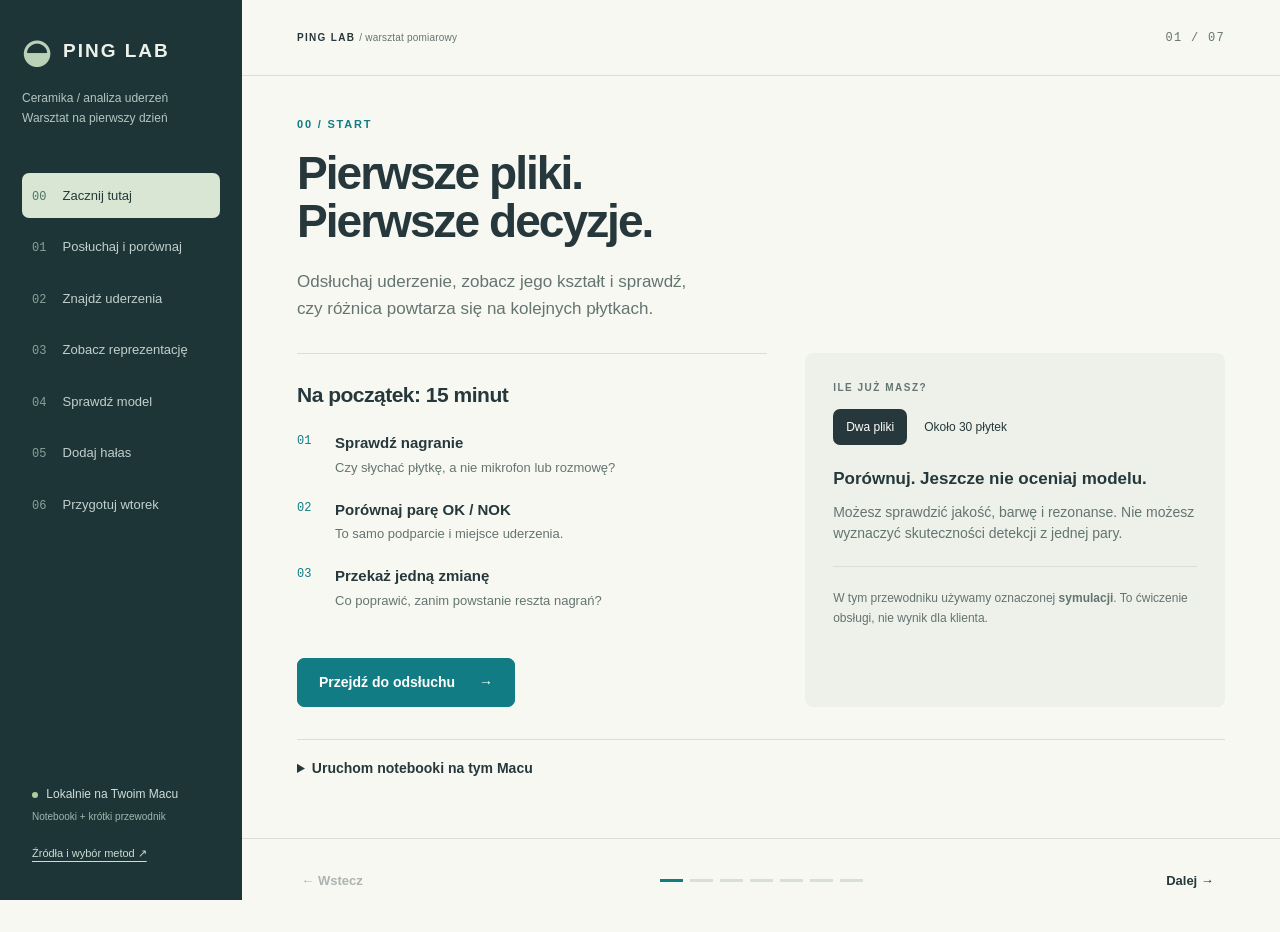
<file: index.html>
<!doctype html>
<html lang="pl">
<head>
<meta charset="utf-8"><meta name="viewport" content="width=device-width,initial-scale=1">
<title>Ping Lab — warsztat analizy dźwięku</title>
<link rel="stylesheet" href="assets/guide.css">
<script src="assets/plotly.min.js"></script>
<script src="assets/demo-data.js"></script>
</head>
<body>
<aside class="sidebar">
  <a class="brand" href="#start"><span class="brand-mark">◒</span> PING LAB</a>
  <p class="edition">Ceramika / analiza uderzeń<br>Warsztat na pierwszy dzień</p>
  <nav aria-label="Kroki warsztatu" id="nav">
    <button data-step="0" class="active" aria-current="step"><span>00</span> Zacznij tutaj</button>
    <button data-step="1"><span>01</span> Posłuchaj i porównaj</button>
    <button data-step="2"><span>02</span> Znajdź uderzenia</button>
    <button data-step="3"><span>03</span> Zobacz reprezentację</button>
    <button data-step="4"><span>04</span> Sprawdź model</button>
    <button data-step="5"><span>05</span> Dodaj hałas</button>
    <button data-step="6"><span>06</span> Przygotuj wtorek</button>
  </nav>
  <div class="side-bottom"><span class="dot"></span> Lokalnie na Twoim Macu<br><small>Notebooki + krótki przewodnik</small><br><a href="docs/RESEARCH.md">Źródła i wybór metod ↗</a></div>
</aside>
<div class="main-shell">
<header><span>PING LAB <span class="muted">/ warsztat pomiarowy</span></span><span id="page-count">01 / 07</span></header>
<main>
<section class="page" data-page="0">
  <div class="eyebrow">00 / START</div><h1>Pierwsze pliki.<br>Pierwsze decyzje.</h1>
  <p class="lead">Odsłuchaj uderzenie, zobacz jego kształt i sprawdź,<br class="desktop"> czy różnica powtarza się na kolejnych płytkach.</p>
  <div class="start-grid"><div class="start-primary"><h2>Na początek: 15 minut</h2>
    <ol class="timeline"><li><b>Sprawdź nagranie</b><span>Czy słychać płytkę, a nie mikrofon lub rozmowę?</span></li><li><b>Porównaj parę OK / NOK</b><span>To samo podparcie i miejsce uderzenia.</span></li><li><b>Przekaż jedną zmianę</b><span>Co poprawić, zanim powstanie reszta nagrań?</span></li></ol>
    <button class="primary" data-next>Przejdź do odsłuchu <span>→</span></button></div>
  <div class="start-secondary"><div class="label">ILE JUŻ MASZ?</div><div class="segmented"><button class="active" data-stage="pair" aria-pressed="true">Dwa pliki</button><button data-stage="series" aria-pressed="false">Około 30 płytek</button></div>
    <div id="stage-text" aria-live="polite"><h3>Porównuj. Jeszcze nie oceniaj modelu.</h3><p>Możesz sprawdzić jakość, barwę i rezonanse. Nie możesz wyznaczyć skuteczności detekcji z jednej pary.</p></div>
    <div class="mini-rule"></div><p class="small">W tym przewodniku używamy oznaczonej <b>symulacji</b>. To ćwiczenie obsługi, nie wynik dla klienta.</p>
  </div></div>
  <details class="setup"><summary>Uruchom notebooki na tym Macu</summary><p>Otwórz folder projektu w Finderze i kliknij dwukrotnie <code>Start.command</code>. Możesz też wkleić do Terminala:</p><div class="command"><code>cd /Users/karolsii/dev/ceramic-ping-lab &amp;&amp; .venv/bin/jupyter lab</code><button data-copy="cd /Users/karolsii/dev/ceramic-ping-lab && .venv/bin/jupyter lab">Kopiuj</button></div><p>W Jupyterze otwórz <code>notebooks/00_eksploracja_do_przegladu.ipynb</code>. Kernel: <b>Ping Lab (Python)</b>. Ustaw dane w <code>project.json</code> i wybierz <b>Run → Run All Cells</b>.</p></details>
</section>
<section class="page" data-page="1" hidden>
  <div class="eyebrow">01 / PIERWSZA PARA <span class="badge">SYMULACJA</span></div><h1>Najpierw ucho.<br>Potem wykres.</h1><p class="lead">Porównaj barwę i długość wybrzmiewania. Szczyty odsłuchu są wyrównane.</p>
  <div class="audio-grid"><div class="audio-card"><div><span class="sample-id teal">A</span><div><b>Dłuższy dźwięk</b><small>Symulacja OK · jeden rezonator</small></div></div><audio controls preload="metadata" src="assets/demo-a.wav" aria-label="Próbka A"></audio></div><div class="audio-card"><div><span class="sample-id orange">B</span><div><b>Krótszy dźwięk</b><small>Symulacja NOK · inne parametry</small></div></div><audio controls preload="metadata" src="assets/demo-b.wav" aria-label="Próbka B"></audio></div></div>
  <div class="plot-top"><div class="segmented" id="pair-tabs"><button data-view="spectrum" class="active" aria-pressed="true">Widmo</button><button data-view="decay" aria-pressed="false">Wybrzmiewanie</button><button data-view="wave" aria-pressed="false">Sygnał</button><button data-view="spectrogram" aria-pressed="false">Spektrogram</button></div><label id="spec-picker" hidden>Próbka <select id="spec-sample"><option value="0">A</option><option value="1">B</option></select></label></div>
  <div class="chart" id="pair-chart" role="img" aria-label="Porównanie widma próbek A i B"></div><p id="pair-caption" class="caption" aria-live="polite"></p>
  <div class="takeaway"><b>Sprawdź przy kliencie</b><span>Czy różnica zostaje po zmianie płytki? Podparcie, geometria i miejsce uderzenia też zmieniają brzmienie.</span></div>
  <div class="notebook-ref">OTWÓRZ <code>01_pierwsza_para.ipynb</code><span>Wskaż manifest w project.json → Run All. Porównaj wybraną parę.</span></div>
</section>
<section class="page" data-page="2" hidden>
  <div class="eyebrow">02 / SEGMENTACJA <span class="badge">SYMULACJA</span></div><h1>Jedno nagranie.<br>Kilka uderzeń.</h1><p class="lead">Automat proponuje granice. Odsłuch potwierdza, co naprawdę jest uderzeniem.</p>
  <div class="plot-top"><label class="check"><input type="checkbox" id="bad-hit"> Pokaż przykładowy fałszywy podział ogona</label><span class="count" id="hit-count">3 kandydatów</span></div>
  <div class="chart" id="hits-chart" role="img" aria-label="Nagranie z zaznaczonymi uderzeniami"></div>
  <div class="two-col"><div><h3>Co poprawiasz w notebooku?</h3><p>Wpisz poprawne sekundy w <code>CORRECTIONS</code> i uruchom ponownie. Przyciski edytora są opcjonalne. Dla każdej płytki stosuj to samo okno.</p><div class="command"><code id="hit-times">[0.400, 1.900, 3.400]</code><button id="copy-hits">Kopiuj czasy</button></div></div><div class="quiet-panel"><h3>Nie urywaj wybrzmiewania</h3><p>Odstęp między uderzeniami powinien pozwalać na zanik poprzedniego. Skrócony ogon może wyglądać jak większe tłumienie.</p></div></div>
  <div class="notebook-ref">OTWÓRZ <code>02_seria_i_uderzenia.ipynb</code><span>Manifest → przegląd plików → zatwierdzenie czasów → eksport cech.</span></div>
</section>
<section class="page" data-page="3" hidden>
  <div class="eyebrow">03 / REPREZENTACJA <span class="badge">30 PŁYTEK SYNTETYCZNYCH</span></div><h1>Dźwięk zapisany<br>jako kilka liczb.</h1><p class="lead">Cechy opisują rezonanse, barwę i zanik energii. Każdy punkt poniżej to jedna płytka.</p>
  <div class="plot-top"><label>Opis dźwięku <select id="feature-family"><option value="resonance">Rezonans i zanik — 3 cechy</option><option value="physics">Pełne cechy fizyczne — 15</option><option value="mfcc">MFCC — barwa</option><option value="mel">Mel — kształt widma</option></select></label><label>Kolor <select id="pca-color"><option value="label">OK / NOK</option><option value="session_id">Sesja nagrania</option></select></label></div>
  <div class="chart" id="pca-chart" role="img" aria-label="Eksploracyjna mapa podobieństwa płytek"></div>
  <p class="caption" id="pca-caption" aria-live="polite">Najedź lub kliknij punkt, aby zobaczyć płytkę. PCA pokazuje tylko dwie osie z wielu cech.</p>
  <div class="takeaway"><b>Dwie chmury ≠ dowód</b><span>Jeśli kolory sesji tworzą osobne grupy, możliwe, że widzisz warunki nagrania. Test modelu musi użyć innych płytek.</span></div>
  <div class="notebook-ref">OTWÓRZ <code>03_cechy_i_modele.ipynb</code><span>Porównaj cechy fizyczne, MFCC i pasma mel na tych samych danych.</span></div>
</section>
<section class="page" data-page="4" hidden>
  <div class="eyebrow">04 / OCENA</div><h1>Czy działa na płytce,<br>której nie widział?</h1><p class="lead">Dziesięć uderzeń jednej płytki to nadal jedna niezależna próbka.</p>
  <div class="split-box"><div><div class="label">TRENING</div><div class="tiles" id="train-tiles"></div><small>Skalowanie i model uczą się tylko tutaj.</small></div><div class="split-arrow">→</div><div><div class="label">TEST</div><div class="tiles" id="test-tiles"></div><small>Całe inne płytki. Żadne ich uderzenie nie trafia do treningu.</small></div></div>
  <div class="model-choices"><button class="model active" data-method="baseline" aria-pressed="true"><span>01</span><b>Prosty klasyfikator</b><small>Cechy + regresja logistyczna</small></button><button class="model" data-method="normal" aria-pressed="false"><span>02</span><b>Tylko dobre wzorce</b><small>Odległość od znanych OK</small></button><button class="model" data-method="ast" aria-pressed="false"><span>03</span><b>Gotowy model AST</b><small>768 liczb, bez treningu sieci</small></button></div>
  <div class="method-copy" id="method-copy" aria-live="polite"></div>
  <details><summary>Jak czytać wynik?</summary><div class="three-col"><div><h3>Recall NOK</h3><p>Ile wadliwych płytek udało się wykryć?</p></div><div><h3>Fałszywe alarmy</h3><p>Ile dobrych płytek niepotrzebnie odrzucono?</p></div><div><h3>Balanced accuracy</h3><p>Średnia trafności na OK i NOK. Nie faworyzuje liczniejszej klasy.</p></div></div><p>Score 0.7 nie oznacza 70% pewności. Po wyborze metody potrzebujesz nowych danych do niezależnego sprawdzenia.</p></details>
  <div class="notebook-ref">OTWÓRZ <code>06_porownanie_metod.ipynb</code><span>AST: <code>04_gotowy_model_audio.ipynb</code>. Wagi są już pobrane na tym Macu.</span></div>
</section>
<section class="page" data-page="5" hidden>
  <div class="eyebrow">05 / ODPORNOŚĆ <span class="badge">SZUM SYNTETYCZNY</span></div><h1>Ta sama płytka.<br>Inne otoczenie.</h1><p class="lead">Dodaj tło i zobacz, kiedy wybrzmiewanie przestaje być czytelne.</p>
  <div class="noise-controls"><label for="noise-level">Ilość tła <b id="noise-label">Bez dodatku szumu</b><input id="noise-level" type="range" min="0" max="3" step="1" value="0"><span class="range-labels"><span>Czysto</span><span>Dużo szumu</span></span></label><audio id="noise-audio" controls preload="metadata" src="assets/noise-0.wav" aria-label="Odsłuch próbki z szumem"></audio></div>
  <div class="chart" id="noise-chart" role="img" aria-label="Zmiana wybrzmiewania po dodaniu szumu"></div><p class="caption" id="noise-caption" aria-live="polite"></p>
  <div class="takeaway"><b>Najpierw pomiar, potem filtr</b><span>Nagraj osobne tło fabryki. Agresywne odszumianie może usunąć również sygnał wady. Testuj na nowej sesji.</span></div>
  <div class="notebook-ref">OTWÓRZ <code>05_odpornosc_i_protokol.ipynb</code><span>Podmień biały szum na rzeczywiste nagranie tła.</span></div>
</section>
<section class="page" data-page="6" hidden>
  <div class="eyebrow">06 / GOTOWOŚĆ NA POMIARY</div><h1>We wtorek:<br>krótka pętla informacji.</h1><p class="lead">Pierwsza para → szybki odsłuch → korekta protokołu → reszta serii.</p>
  <div class="two-col"><div><h2>Przed pierwszym plikiem</h2><div class="checklist" id="checklist"><label><input type="checkbox"> Notebook 01 uruchomiony na demo</label><label><input type="checkbox"> Ustalone ID fizycznych płytek</label><label><input type="checkbox"> Stałe podparcie, mikrofon i gain</label><label><input type="checkbox"> OK i NOK nagrywane naprzemiennie</label><label><input type="checkbox"> Osobne nagranie tła hali</label><label><input type="checkbox"> Operator wskazuje miejsce słyszalnej wady</label></div><p id="check-status" class="caption" aria-live="polite">0 / 6 gotowe</p></div><div class="quiet-panel"><div class="label">WIADOMOŚĆ PO PIERWSZEJ PARZE</div><textarea id="feedback" rows="8" aria-label="Szablon informacji zwrotnej">Jakość: [przesterowanie / tło / odstępy]
Różnica A/B: [słyszalna? widoczna w widmie?]
Powtarzalność: [czy kolejne uderzenia brzmią podobnie?]
Prośba o zmianę: [jedna konkretna rzecz]
Następne próbki: [inne płytki / miejsce / tło]</textarea><button id="copy-feedback">Kopiuj szablon</button><p class="small">Dwie próbki dają wskazówki do pomiaru. Nie dają wyniku skuteczności.</p></div></div>
  <div class="resources"><a href="README.md">Instrukcja projektu ↗</a><a href="docs/RESEARCH.md">Badania i dane publiczne ↗</a><a href="docs/METHODS.md">Parametry i ograniczenia ↗</a><a href="reports/demo/report.html">Raport z symulacji ↗</a></div>
  <details><summary>Co jest już w folderze projektu?</summary><p>Osiem notebooków, wspólny project.json, pakiet Python, manifest CSV, korekta segmentacji, eksport raportu, testy, syntetyczna seria 30 płytek i pięć rzeczywistych nagrań RealImpact bez etykiet wad. Model AST działa lokalnie z pobranych wag.</p><p>Publiczne RealImpact: <code>data/external/realimpact/</code>. To jeden przedmiot oglądany z różnych pozycji mikrofonu, nie pięć różnych dobrych / złych płytek.</p></details>
</section>
</main>
<footer><button id="prev" aria-label="Poprzedni krok">← Wstecz</button><div id="progress" aria-label="Postęp"></div><button id="next">Dalej →</button></footer>
</div>
<div role="status" id="toast" aria-live="polite"></div>
<script src="assets/guide.js"></script>
</body></html>
</file>
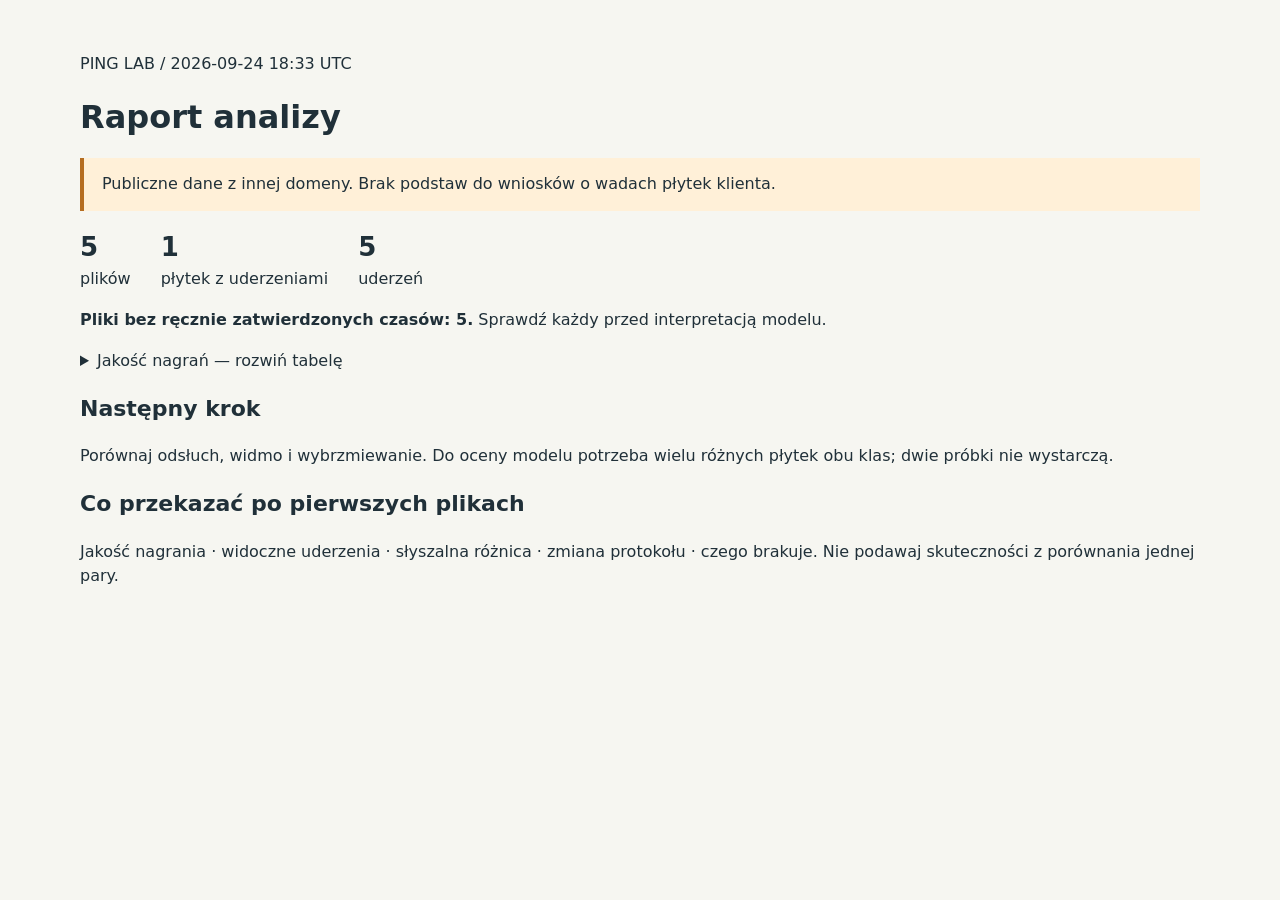
<file: reports/realimpact/report.html>
<!doctype html><html lang="pl"><meta charset="utf-8"><meta name="viewport" content="width=device-width, initial-scale=1"><title>Raport analizy</title><style>body{margin:0;background:#f6f6f1;color:#203039;font:16px/1.55 system-ui,sans-serif}
main{max-width:1120px;margin:auto;padding:36px 24px}h1{font-size:32px;line-height:1.2}h2{font-size:22px}
.note{background:#fff0d8;border-left:4px solid #b56d20;padding:14px 18px}table{border-collapse:collapse;width:100%;font-size:13px}
th,td{text-align:left;padding:9px;border-bottom:1px solid #d7dfdc}th{background:#eaf0ed}.scroll{overflow:auto}
.stats{display:flex;gap:30px;flex-wrap:wrap}.stats b{font-size:26px;display:block}a{color:#117c83}code{background:#e6eeeb;padding:2px 5px}
</style><main>
<p>PING LAB / 2026-09-24 18:33 UTC</p><h1>Raport analizy</h1>
<p class="note">Publiczne dane z innej domeny. Brak podstaw do wniosków o wadach płytek klienta.</p>
<div class="stats"><div><b>5</b>plików</div><div><b>1</b>płytek z uderzeniami</div><div><b>5</b>uderzeń</div></div>
<p><strong>Pliki bez ręcznie zatwierdzonych czasów: 5.</strong> Sprawdź każdy przed interpretacją modelu.</p>
<details><summary>Jakość nagrań — rozwiń tabelę</summary><div class="scroll"><table border="1" class="dataframe qc">
  <thead>
    <tr style="text-align: right;">
      <th>Plik</th>
      <th>Klasa</th>
      <th>Uderzenia</th>
      <th>Sprawdzone</th>
      <th>Szczyt [dBFS]</th>
      <th>Pełna skala [%]</th>
      <th>Uwagi</th>
    </tr>
  </thead>
  <tbody>
    <tr>
      <td>deconvolved0.wav</td>
      <td>unknown</td>
      <td>1</td>
      <td>nie</td>
      <td>-3.564</td>
      <td>0.000</td>
      <td></td>
    </tr>
    <tr>
      <td>deconvolved1.wav</td>
      <td>unknown</td>
      <td>1</td>
      <td>nie</td>
      <td>-0.255</td>
      <td>0.000</td>
      <td></td>
    </tr>
    <tr>
      <td>deconvolved2.wav</td>
      <td>unknown</td>
      <td>1</td>
      <td>nie</td>
      <td>0.000</td>
      <td>0.001</td>
      <td>Próbki blisko pełnej skali: sprawdź przesterowanie</td>
    </tr>
    <tr>
      <td>deconvolved3.wav</td>
      <td>unknown</td>
      <td>1</td>
      <td>nie</td>
      <td>-3.325</td>
      <td>0.000</td>
      <td></td>
    </tr>
    <tr>
      <td>deconvolved4.wav</td>
      <td>unknown</td>
      <td>1</td>
      <td>nie</td>
      <td>-1.572</td>
      <td>0.000</td>
      <td></td>
    </tr>
  </tbody>
</table></div></details>
<h2>Następny krok</h2><p>Porównaj odsłuch, widmo i wybrzmiewanie. Do oceny modelu potrzeba wielu różnych płytek obu klas; dwie próbki nie wystarczą.</p>
<h2>Co przekazać po pierwszych plikach</h2><p>Jakość nagrania · widoczne uderzenia · słyszalna różnica · zmiana protokołu · czego brakuje. Nie podawaj skuteczności z porównania jednej pary.</p></main></html>
</file>
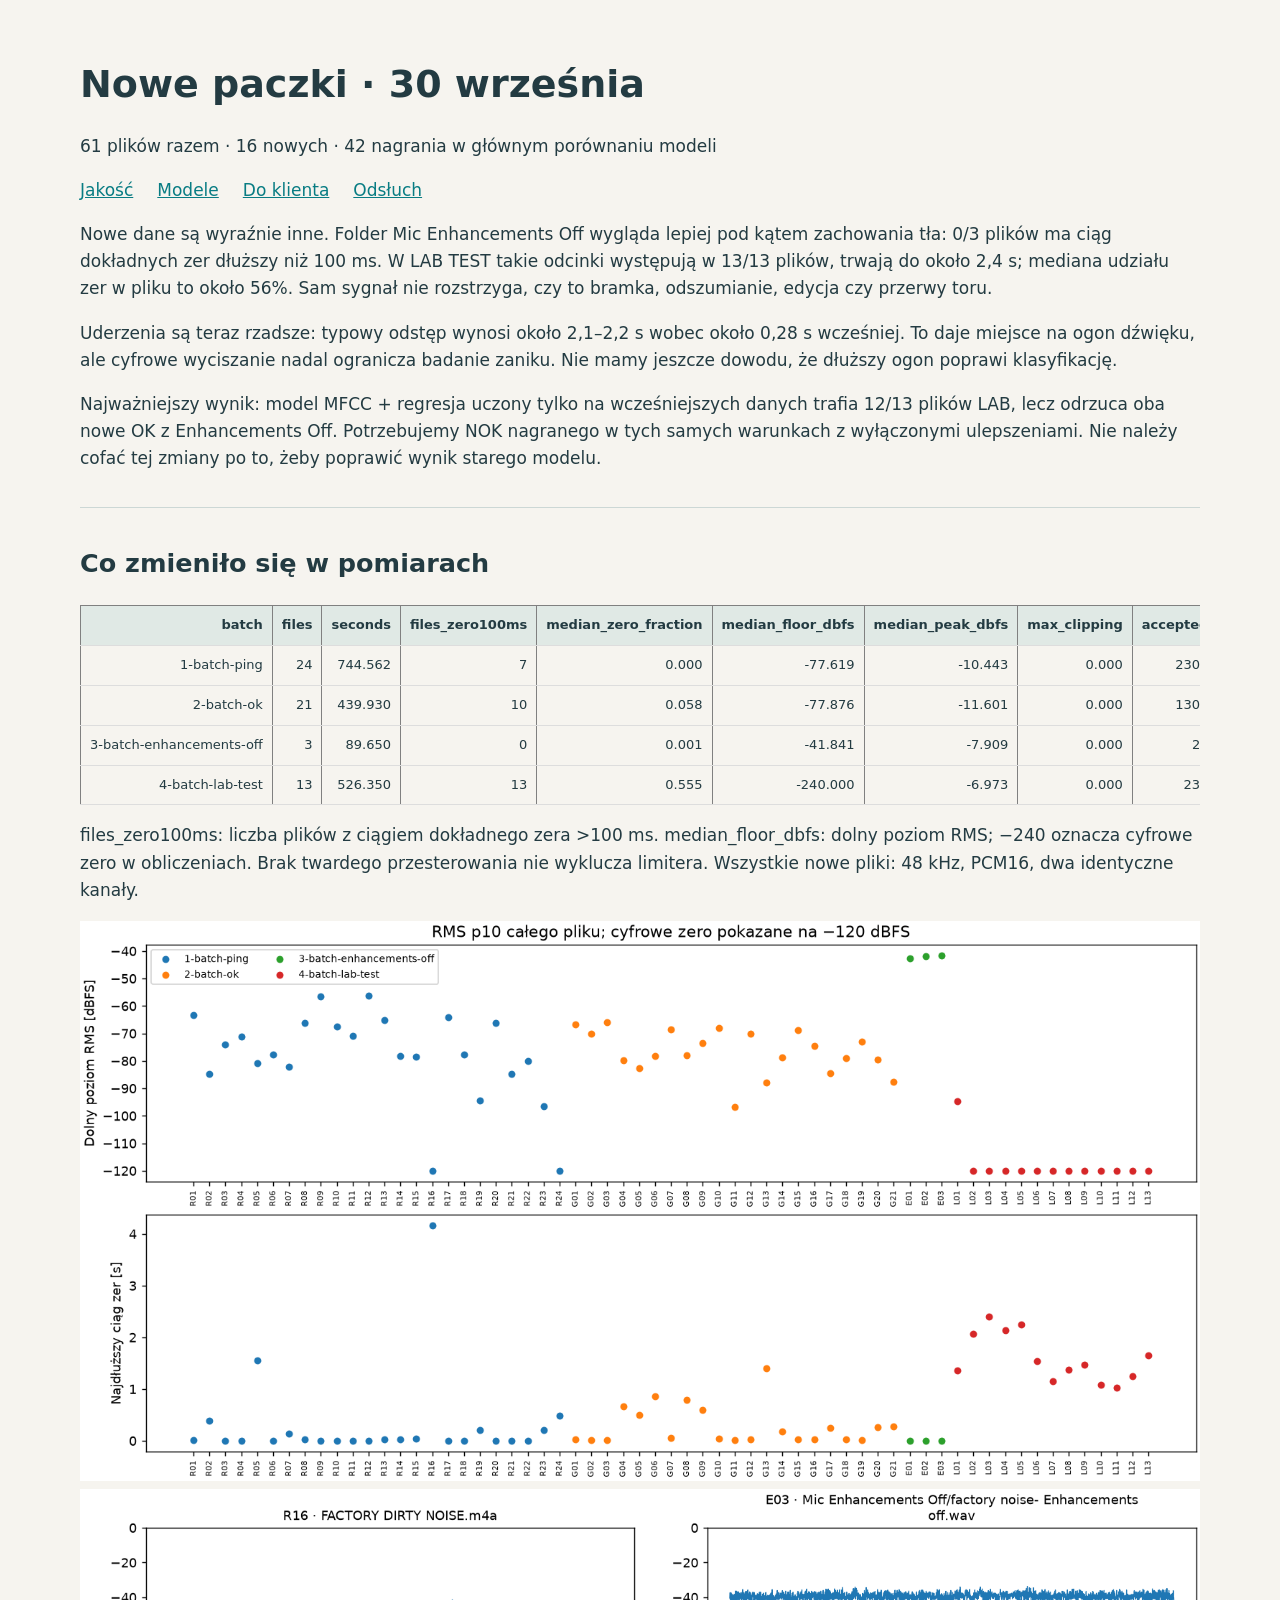
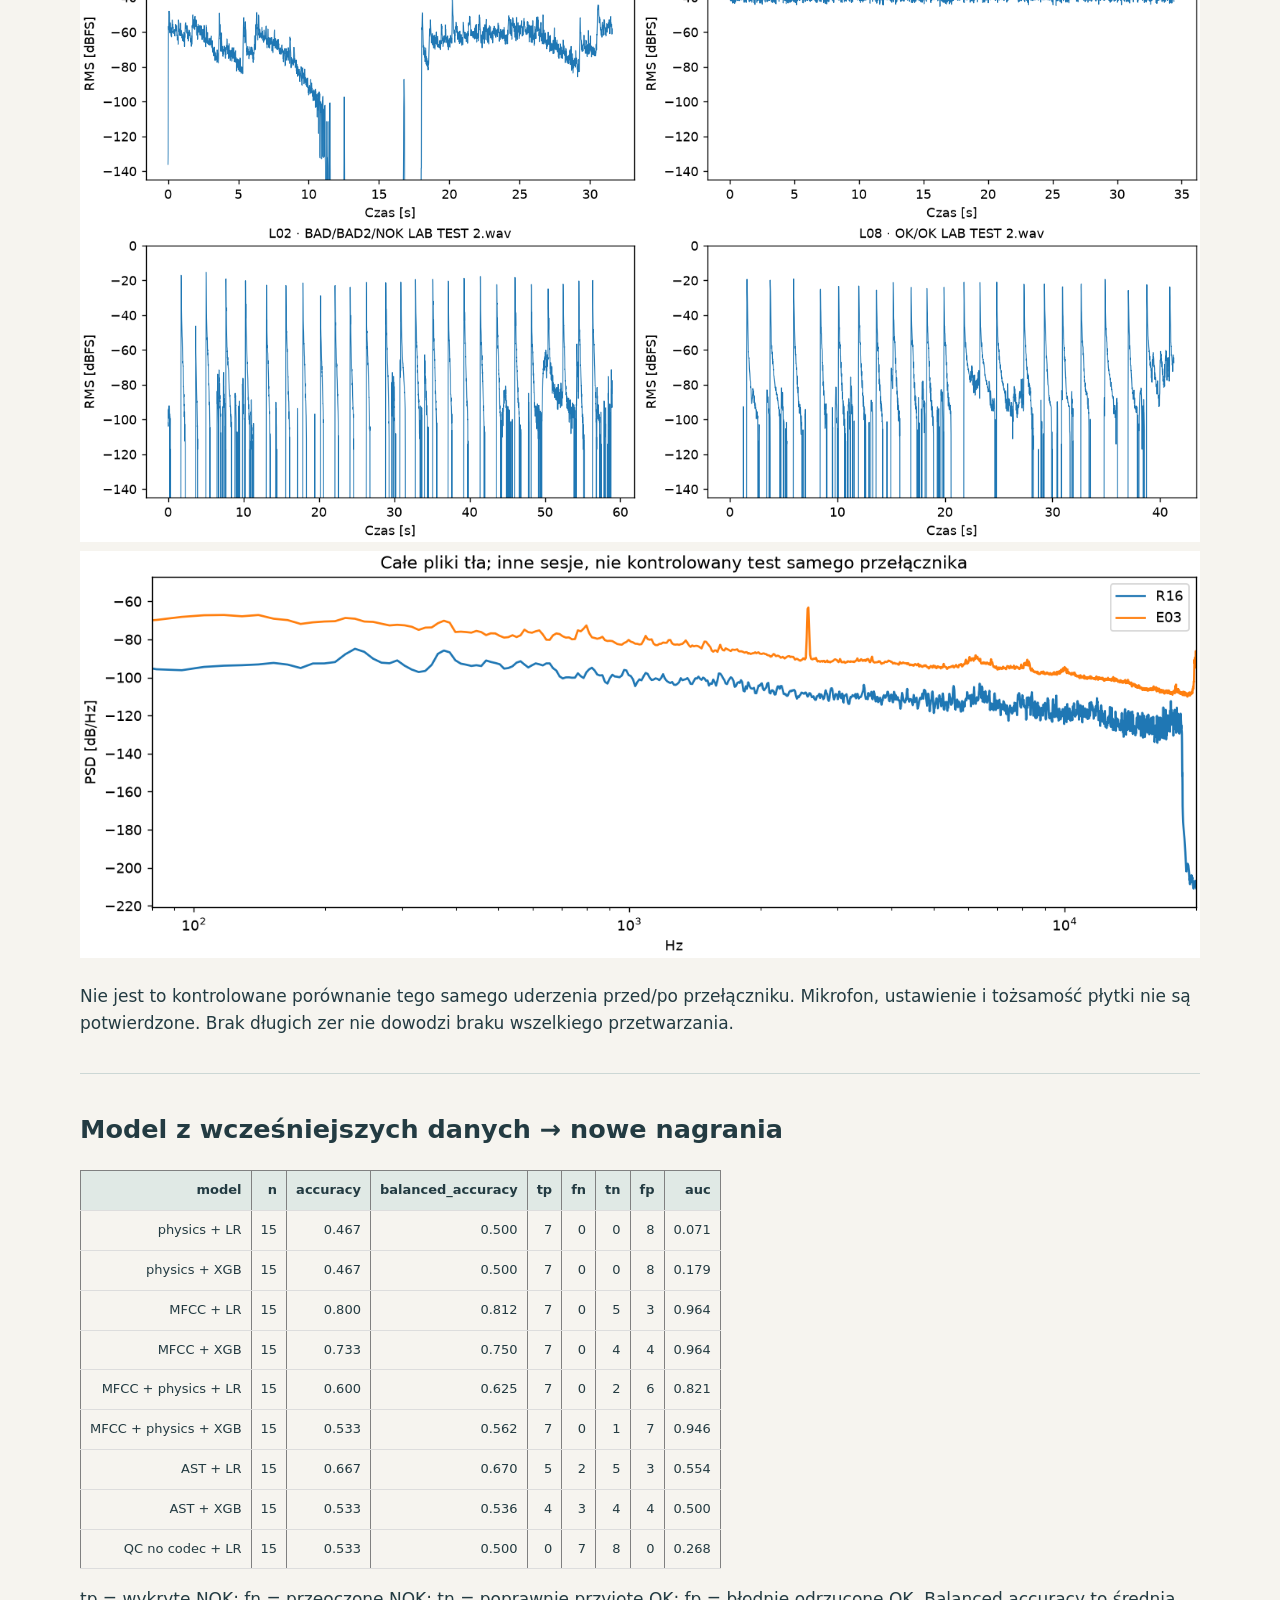
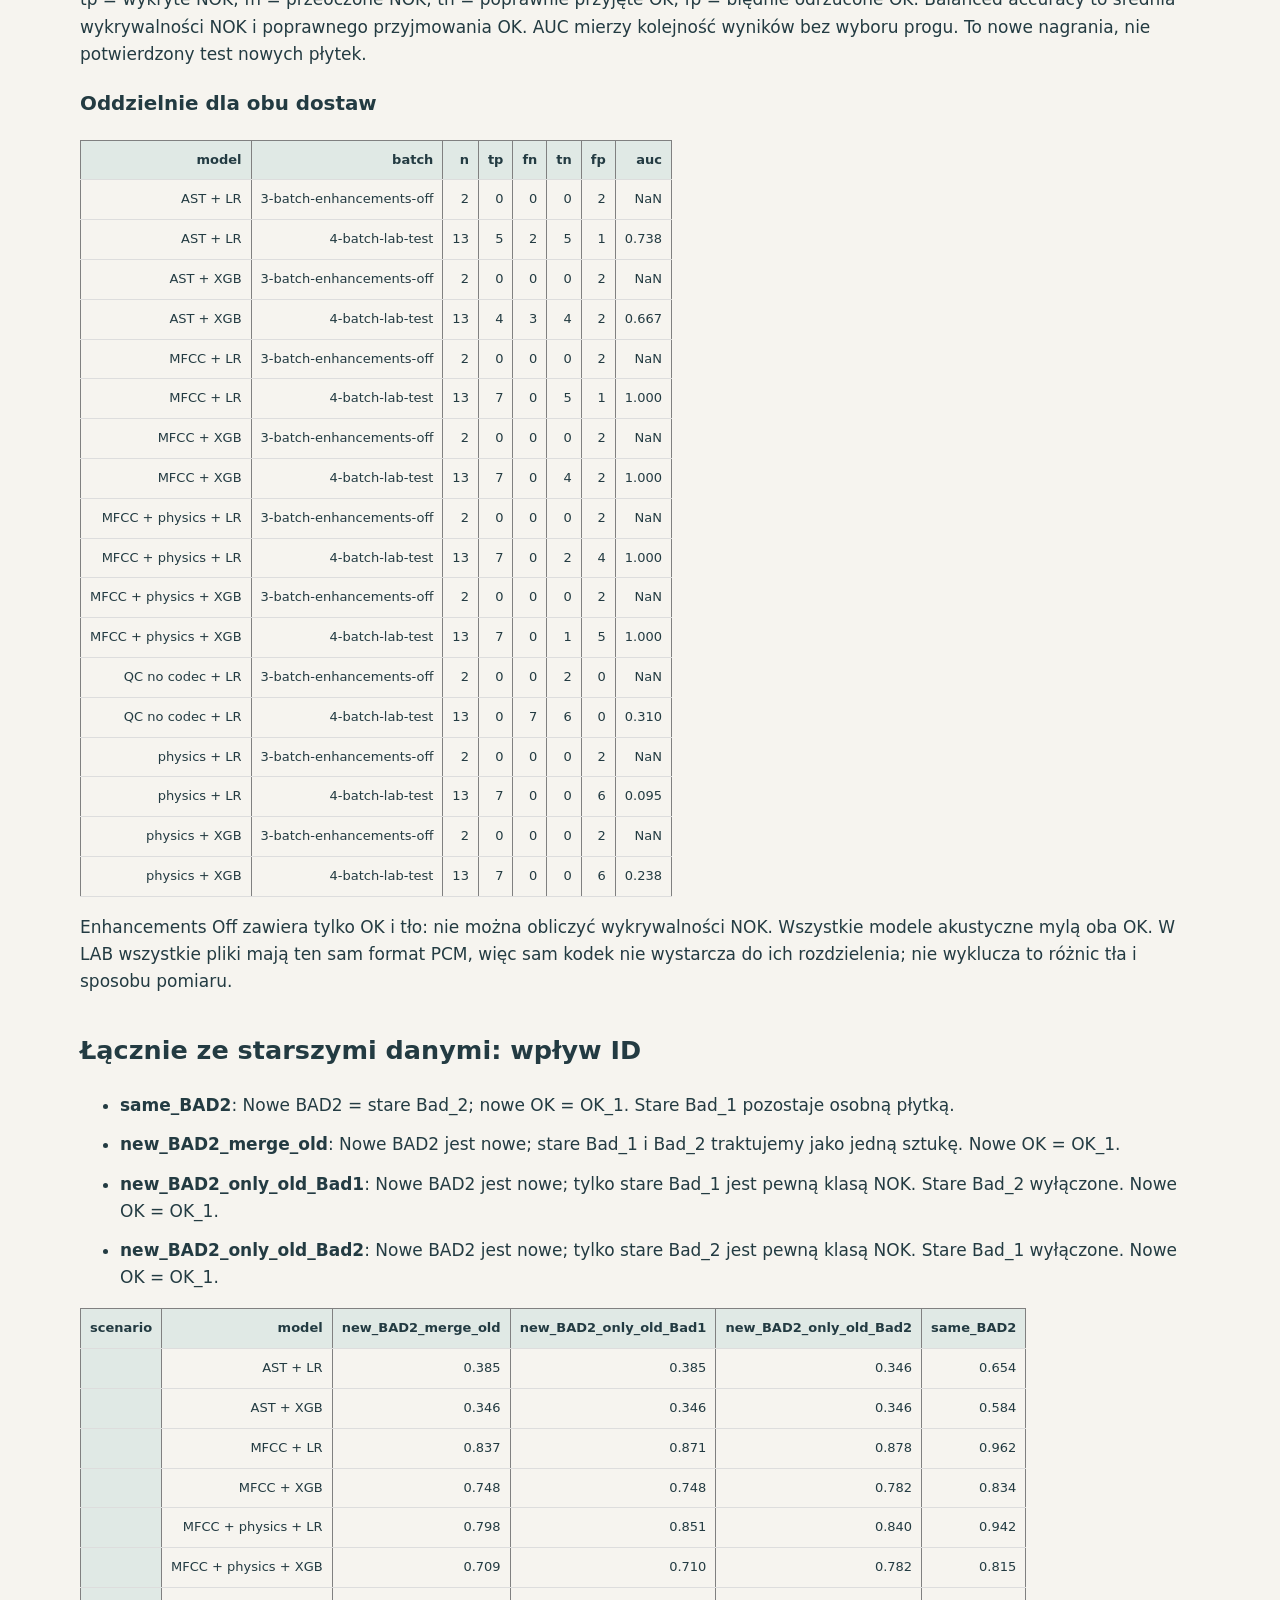
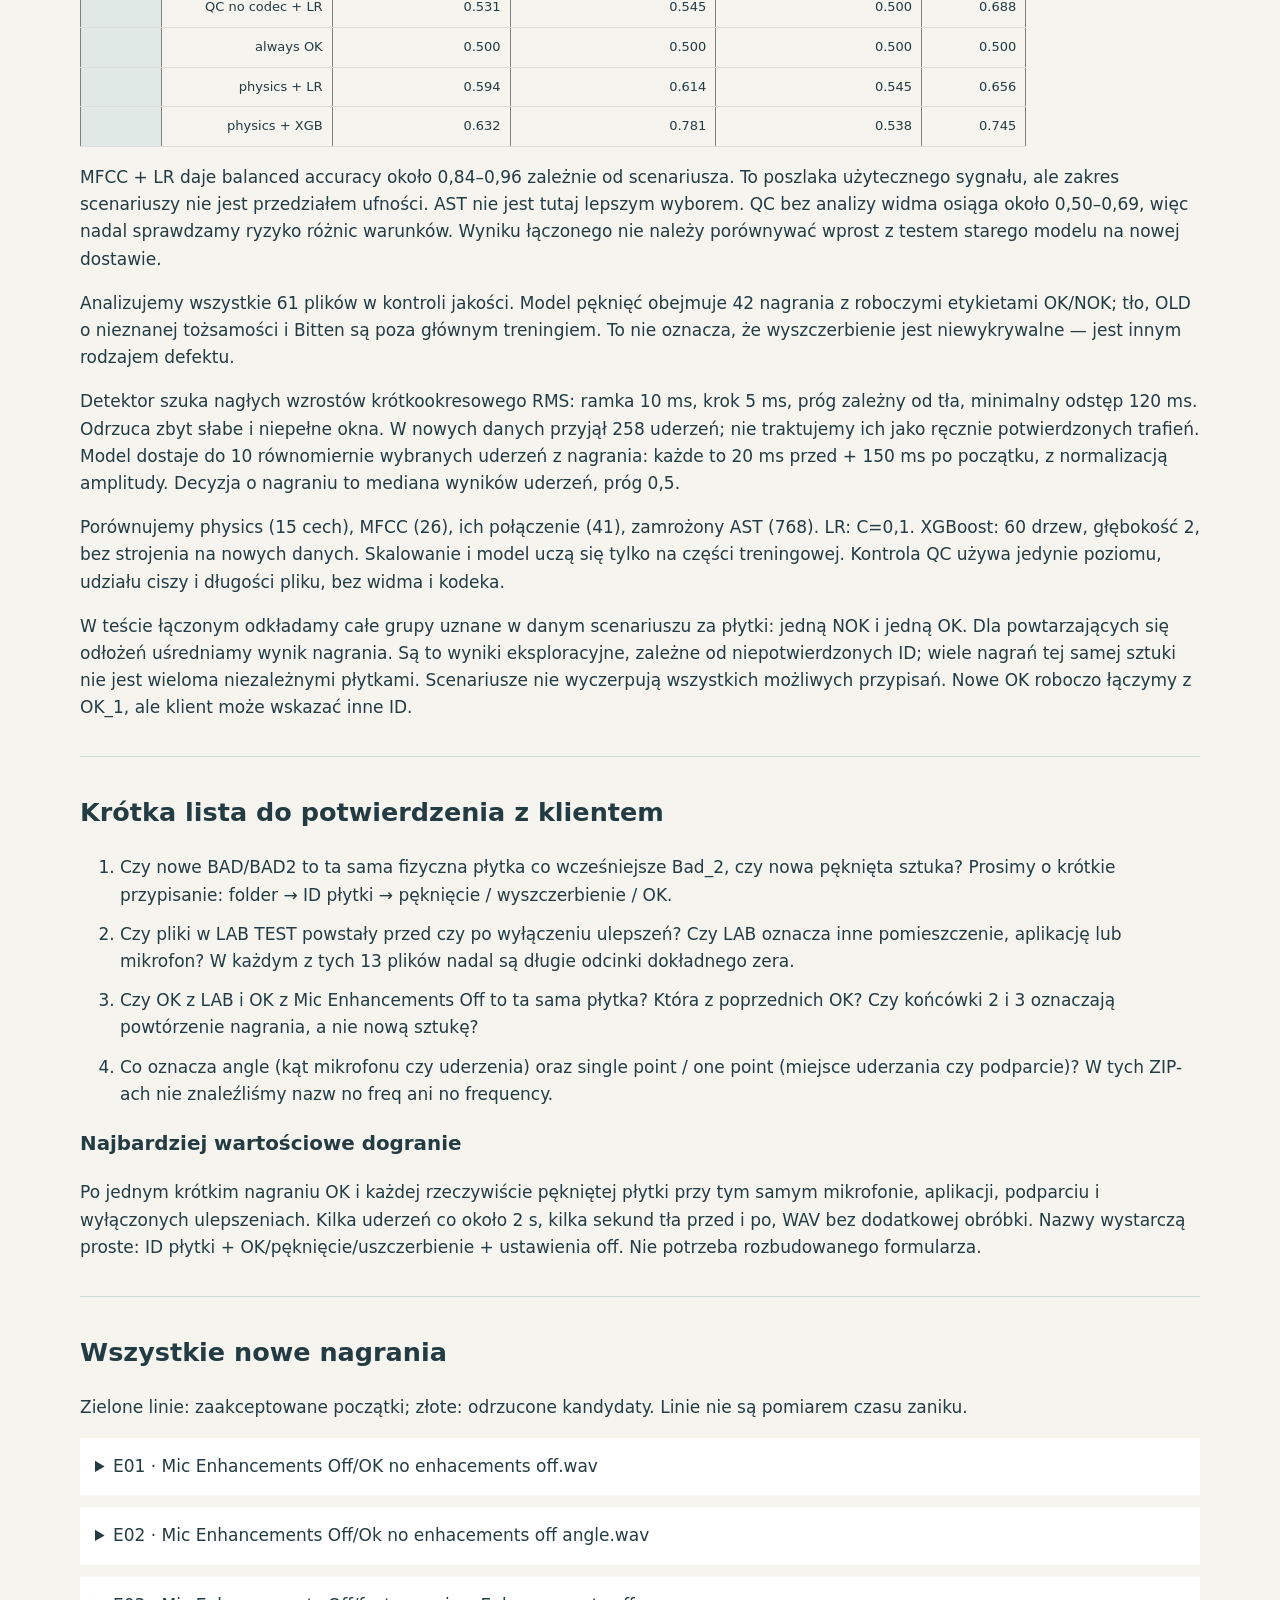
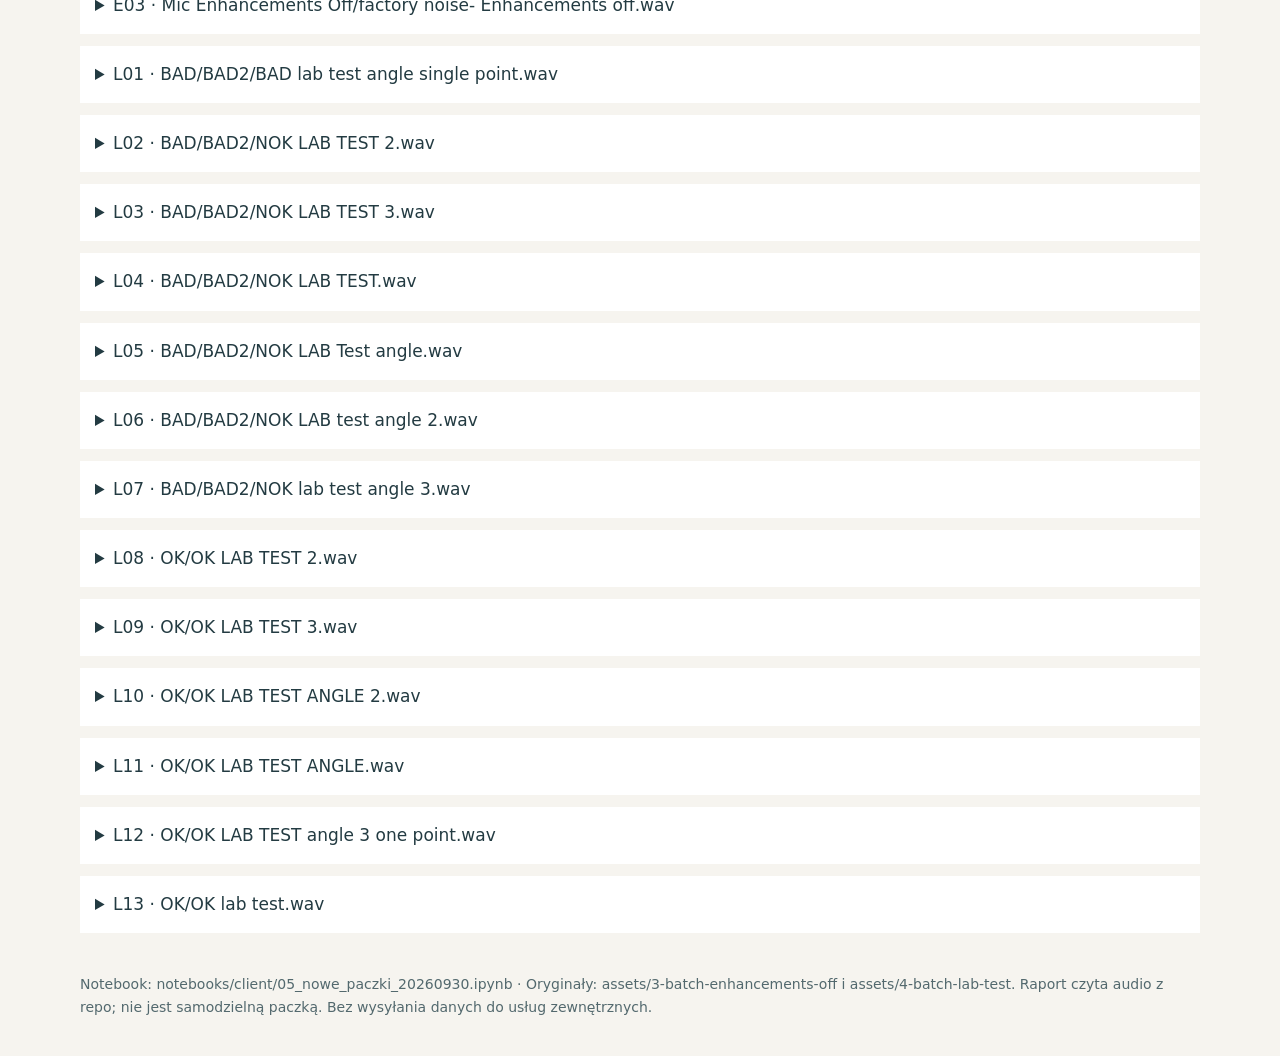
<file: reports/runs/client-update-20260930/START.html>
<!doctype html><html lang="pl"><meta charset="utf-8"><meta name="viewport" content="width=device-width, initial-scale=1"><title>Ping Lab · nowe paczki 30.09</title><style>body{font:17px/1.6 system-ui;color:#233b42;background:#f6f4ef;margin:0}main{max-width:1120px;padding:38px 26px;margin:auto}h1{font-size:38px;line-height:1.15}h2{margin-top:35px}a{color:#087c83}nav{display:flex;gap:24px}section{border-top:1px solid #ccd7d5;margin-top:35px}img{width:100%;background:white}table{border-collapse:collapse;font-size:13px;white-space:nowrap}td,th{padding:9px;border-bottom:1px solid #ddd;text-align:right}th{background:#e0e9e5}.scroll{overflow-x:auto}details{background:white;padding:15px;margin:12px 0}summary{cursor:pointer}audio{width:100%}footer{margin-top:40px;font-size:14px;color:#53696e}li{margin:12px 0}</style><main><h1>Nowe paczki · 30 września</h1><p>61 plików razem · 16 nowych · 42 nagrania w głównym porównaniu modeli</p>
<nav><a href="#quality">Jakość</a><a href="#models">Modele</a><a href="#questions">Do klienta</a><a href="#audio">Odsłuch</a></nav>
<p>Nowe dane są wyraźnie inne. Folder Mic Enhancements Off wygląda lepiej pod kątem zachowania tła: 0/3 plików ma ciąg dokładnych zer dłuższy niż 100 ms. W LAB TEST takie odcinki występują w 13/13 plików, trwają do około 2,4 s; mediana udziału zer w pliku to około 56%. Sam sygnał nie rozstrzyga, czy to bramka, odszumianie, edycja czy przerwy toru.</p><p>Uderzenia są teraz rzadsze: typowy odstęp wynosi około 2,1–2,2 s wobec około 0,28 s wcześniej. To daje miejsce na ogon dźwięku, ale cyfrowe wyciszanie nadal ogranicza badanie zaniku. Nie mamy jeszcze dowodu, że dłuższy ogon poprawi klasyfikację.</p><p>Najważniejszy wynik: model MFCC + regresja uczony tylko na wcześniejszych danych trafia 12/13 plików LAB, lecz odrzuca oba nowe OK z Enhancements Off. Potrzebujemy NOK nagranego w tych samych warunkach z wyłączonymi ulepszeniami. Nie należy cofać tej zmiany po to, żeby poprawić wynik starego modelu.</p><section id="quality"><h2>Co zmieniło się w pomiarach</h2><div class="scroll"><table border="1" class="dataframe">
  <thead>
    <tr style="text-align: right;">
      <th>batch</th>
      <th>files</th>
      <th>seconds</th>
      <th>files_zero100ms</th>
      <th>median_zero_fraction</th>
      <th>median_floor_dbfs</th>
      <th>median_peak_dbfs</th>
      <th>max_clipping</th>
      <th>accepted</th>
      <th>median_gap_s</th>
    </tr>
  </thead>
  <tbody>
    <tr>
      <td>1-batch-ping</td>
      <td>24</td>
      <td>744.562</td>
      <td>7</td>
      <td>0.000</td>
      <td>-77.619</td>
      <td>-10.443</td>
      <td>0.000</td>
      <td>2308</td>
      <td>0.260</td>
    </tr>
    <tr>
      <td>2-batch-ok</td>
      <td>21</td>
      <td>439.930</td>
      <td>10</td>
      <td>0.058</td>
      <td>-77.876</td>
      <td>-11.601</td>
      <td>0.000</td>
      <td>1305</td>
      <td>0.293</td>
    </tr>
    <tr>
      <td>3-batch-enhancements-off</td>
      <td>3</td>
      <td>89.650</td>
      <td>0</td>
      <td>0.001</td>
      <td>-41.841</td>
      <td>-7.909</td>
      <td>0.000</td>
      <td>22</td>
      <td>2.245</td>
    </tr>
    <tr>
      <td>4-batch-lab-test</td>
      <td>13</td>
      <td>526.350</td>
      <td>13</td>
      <td>0.555</td>
      <td>-240.000</td>
      <td>-6.973</td>
      <td>0.000</td>
      <td>236</td>
      <td>2.110</td>
    </tr>
  </tbody>
</table></div><p>files_zero100ms: liczba plików z ciągiem dokładnego zera &gt;100 ms. median_floor_dbfs: dolny poziom RMS; −240 oznacza cyfrowe zero w obliczeniach. Brak twardego przesterowania nie wyklucza limitera. Wszystkie nowe pliki: 48 kHz, PCM16, dwa identyczne kanały.</p><img src="figures/quality.png"><img src="figures/envelopes.png"><img src="figures/background.png"><p>Nie jest to kontrolowane porównanie tego samego uderzenia przed/po przełączniku. Mikrofon, ustawienie i tożsamość płytki nie są potwierdzone. Brak długich zer nie dowodzi braku wszelkiego przetwarzania.</p></section>
<section id="models"><h2>Model z wcześniejszych danych → nowe nagrania</h2><div class="scroll"><table border="1" class="dataframe">
  <thead>
    <tr style="text-align: right;">
      <th>model</th>
      <th>n</th>
      <th>accuracy</th>
      <th>balanced_accuracy</th>
      <th>tp</th>
      <th>fn</th>
      <th>tn</th>
      <th>fp</th>
      <th>auc</th>
    </tr>
  </thead>
  <tbody>
    <tr>
      <td>physics + LR</td>
      <td>15</td>
      <td>0.467</td>
      <td>0.500</td>
      <td>7</td>
      <td>0</td>
      <td>0</td>
      <td>8</td>
      <td>0.071</td>
    </tr>
    <tr>
      <td>physics + XGB</td>
      <td>15</td>
      <td>0.467</td>
      <td>0.500</td>
      <td>7</td>
      <td>0</td>
      <td>0</td>
      <td>8</td>
      <td>0.179</td>
    </tr>
    <tr>
      <td>MFCC + LR</td>
      <td>15</td>
      <td>0.800</td>
      <td>0.812</td>
      <td>7</td>
      <td>0</td>
      <td>5</td>
      <td>3</td>
      <td>0.964</td>
    </tr>
    <tr>
      <td>MFCC + XGB</td>
      <td>15</td>
      <td>0.733</td>
      <td>0.750</td>
      <td>7</td>
      <td>0</td>
      <td>4</td>
      <td>4</td>
      <td>0.964</td>
    </tr>
    <tr>
      <td>MFCC + physics + LR</td>
      <td>15</td>
      <td>0.600</td>
      <td>0.625</td>
      <td>7</td>
      <td>0</td>
      <td>2</td>
      <td>6</td>
      <td>0.821</td>
    </tr>
    <tr>
      <td>MFCC + physics + XGB</td>
      <td>15</td>
      <td>0.533</td>
      <td>0.562</td>
      <td>7</td>
      <td>0</td>
      <td>1</td>
      <td>7</td>
      <td>0.946</td>
    </tr>
    <tr>
      <td>AST + LR</td>
      <td>15</td>
      <td>0.667</td>
      <td>0.670</td>
      <td>5</td>
      <td>2</td>
      <td>5</td>
      <td>3</td>
      <td>0.554</td>
    </tr>
    <tr>
      <td>AST + XGB</td>
      <td>15</td>
      <td>0.533</td>
      <td>0.536</td>
      <td>4</td>
      <td>3</td>
      <td>4</td>
      <td>4</td>
      <td>0.500</td>
    </tr>
    <tr>
      <td>QC no codec + LR</td>
      <td>15</td>
      <td>0.533</td>
      <td>0.500</td>
      <td>0</td>
      <td>7</td>
      <td>8</td>
      <td>0</td>
      <td>0.268</td>
    </tr>
  </tbody>
</table></div><p>tp = wykryte NOK; fn = przeoczone NOK; tn = poprawnie przyjęte OK; fp = błędnie odrzucone OK. Balanced accuracy to średnia wykrywalności NOK i poprawnego przyjmowania OK. AUC mierzy kolejność wyników bez wyboru progu. To nowe nagrania, nie potwierdzony test nowych płytek.</p>
<h3>Oddzielnie dla obu dostaw</h3><div class="scroll"><table border="1" class="dataframe">
  <thead>
    <tr style="text-align: right;">
      <th>model</th>
      <th>batch</th>
      <th>n</th>
      <th>tp</th>
      <th>fn</th>
      <th>tn</th>
      <th>fp</th>
      <th>auc</th>
    </tr>
  </thead>
  <tbody>
    <tr>
      <td>AST + LR</td>
      <td>3-batch-enhancements-off</td>
      <td>2</td>
      <td>0</td>
      <td>0</td>
      <td>0</td>
      <td>2</td>
      <td>NaN</td>
    </tr>
    <tr>
      <td>AST + LR</td>
      <td>4-batch-lab-test</td>
      <td>13</td>
      <td>5</td>
      <td>2</td>
      <td>5</td>
      <td>1</td>
      <td>0.738</td>
    </tr>
    <tr>
      <td>AST + XGB</td>
      <td>3-batch-enhancements-off</td>
      <td>2</td>
      <td>0</td>
      <td>0</td>
      <td>0</td>
      <td>2</td>
      <td>NaN</td>
    </tr>
    <tr>
      <td>AST + XGB</td>
      <td>4-batch-lab-test</td>
      <td>13</td>
      <td>4</td>
      <td>3</td>
      <td>4</td>
      <td>2</td>
      <td>0.667</td>
    </tr>
    <tr>
      <td>MFCC + LR</td>
      <td>3-batch-enhancements-off</td>
      <td>2</td>
      <td>0</td>
      <td>0</td>
      <td>0</td>
      <td>2</td>
      <td>NaN</td>
    </tr>
    <tr>
      <td>MFCC + LR</td>
      <td>4-batch-lab-test</td>
      <td>13</td>
      <td>7</td>
      <td>0</td>
      <td>5</td>
      <td>1</td>
      <td>1.000</td>
    </tr>
    <tr>
      <td>MFCC + XGB</td>
      <td>3-batch-enhancements-off</td>
      <td>2</td>
      <td>0</td>
      <td>0</td>
      <td>0</td>
      <td>2</td>
      <td>NaN</td>
    </tr>
    <tr>
      <td>MFCC + XGB</td>
      <td>4-batch-lab-test</td>
      <td>13</td>
      <td>7</td>
      <td>0</td>
      <td>4</td>
      <td>2</td>
      <td>1.000</td>
    </tr>
    <tr>
      <td>MFCC + physics + LR</td>
      <td>3-batch-enhancements-off</td>
      <td>2</td>
      <td>0</td>
      <td>0</td>
      <td>0</td>
      <td>2</td>
      <td>NaN</td>
    </tr>
    <tr>
      <td>MFCC + physics + LR</td>
      <td>4-batch-lab-test</td>
      <td>13</td>
      <td>7</td>
      <td>0</td>
      <td>2</td>
      <td>4</td>
      <td>1.000</td>
    </tr>
    <tr>
      <td>MFCC + physics + XGB</td>
      <td>3-batch-enhancements-off</td>
      <td>2</td>
      <td>0</td>
      <td>0</td>
      <td>0</td>
      <td>2</td>
      <td>NaN</td>
    </tr>
    <tr>
      <td>MFCC + physics + XGB</td>
      <td>4-batch-lab-test</td>
      <td>13</td>
      <td>7</td>
      <td>0</td>
      <td>1</td>
      <td>5</td>
      <td>1.000</td>
    </tr>
    <tr>
      <td>QC no codec + LR</td>
      <td>3-batch-enhancements-off</td>
      <td>2</td>
      <td>0</td>
      <td>0</td>
      <td>2</td>
      <td>0</td>
      <td>NaN</td>
    </tr>
    <tr>
      <td>QC no codec + LR</td>
      <td>4-batch-lab-test</td>
      <td>13</td>
      <td>0</td>
      <td>7</td>
      <td>6</td>
      <td>0</td>
      <td>0.310</td>
    </tr>
    <tr>
      <td>physics + LR</td>
      <td>3-batch-enhancements-off</td>
      <td>2</td>
      <td>0</td>
      <td>0</td>
      <td>0</td>
      <td>2</td>
      <td>NaN</td>
    </tr>
    <tr>
      <td>physics + LR</td>
      <td>4-batch-lab-test</td>
      <td>13</td>
      <td>7</td>
      <td>0</td>
      <td>0</td>
      <td>6</td>
      <td>0.095</td>
    </tr>
    <tr>
      <td>physics + XGB</td>
      <td>3-batch-enhancements-off</td>
      <td>2</td>
      <td>0</td>
      <td>0</td>
      <td>0</td>
      <td>2</td>
      <td>NaN</td>
    </tr>
    <tr>
      <td>physics + XGB</td>
      <td>4-batch-lab-test</td>
      <td>13</td>
      <td>7</td>
      <td>0</td>
      <td>0</td>
      <td>6</td>
      <td>0.238</td>
    </tr>
  </tbody>
</table></div><p>Enhancements Off zawiera tylko OK i tło: nie można obliczyć wykrywalności NOK. Wszystkie modele akustyczne mylą oba OK. W LAB wszystkie pliki mają ten sam format PCM, więc sam kodek nie wystarcza do ich rozdzielenia; nie wyklucza to różnic tła i sposobu pomiaru.</p>
<h2>Łącznie ze starszymi danymi: wpływ ID</h2><ul><li><b>same_BAD2</b>: Nowe BAD2 = stare Bad_2; nowe OK = OK_1. Stare Bad_1 pozostaje osobną płytką.</li><li><b>new_BAD2_merge_old</b>: Nowe BAD2 jest nowe; stare Bad_1 i Bad_2 traktujemy jako jedną sztukę. Nowe OK = OK_1.</li><li><b>new_BAD2_only_old_Bad1</b>: Nowe BAD2 jest nowe; tylko stare Bad_1 jest pewną klasą NOK. Stare Bad_2 wyłączone. Nowe OK = OK_1.</li><li><b>new_BAD2_only_old_Bad2</b>: Nowe BAD2 jest nowe; tylko stare Bad_2 jest pewną klasą NOK. Stare Bad_1 wyłączone. Nowe OK = OK_1.</li></ul><div class="scroll"><table border="1" class="dataframe">
  <thead>
    <tr style="text-align: right;">
      <th>scenario</th>
      <th>model</th>
      <th>new_BAD2_merge_old</th>
      <th>new_BAD2_only_old_Bad1</th>
      <th>new_BAD2_only_old_Bad2</th>
      <th>same_BAD2</th>
    </tr>
  </thead>
  <tbody>
    <tr>
      <th></th>
      <td>AST + LR</td>
      <td>0.385</td>
      <td>0.385</td>
      <td>0.346</td>
      <td>0.654</td>
    </tr>
    <tr>
      <th></th>
      <td>AST + XGB</td>
      <td>0.346</td>
      <td>0.346</td>
      <td>0.346</td>
      <td>0.584</td>
    </tr>
    <tr>
      <th></th>
      <td>MFCC + LR</td>
      <td>0.837</td>
      <td>0.871</td>
      <td>0.878</td>
      <td>0.962</td>
    </tr>
    <tr>
      <th></th>
      <td>MFCC + XGB</td>
      <td>0.748</td>
      <td>0.748</td>
      <td>0.782</td>
      <td>0.834</td>
    </tr>
    <tr>
      <th></th>
      <td>MFCC + physics + LR</td>
      <td>0.798</td>
      <td>0.851</td>
      <td>0.840</td>
      <td>0.942</td>
    </tr>
    <tr>
      <th></th>
      <td>MFCC + physics + XGB</td>
      <td>0.709</td>
      <td>0.710</td>
      <td>0.782</td>
      <td>0.815</td>
    </tr>
    <tr>
      <th></th>
      <td>QC no codec + LR</td>
      <td>0.531</td>
      <td>0.545</td>
      <td>0.500</td>
      <td>0.688</td>
    </tr>
    <tr>
      <th></th>
      <td>always OK</td>
      <td>0.500</td>
      <td>0.500</td>
      <td>0.500</td>
      <td>0.500</td>
    </tr>
    <tr>
      <th></th>
      <td>physics + LR</td>
      <td>0.594</td>
      <td>0.614</td>
      <td>0.545</td>
      <td>0.656</td>
    </tr>
    <tr>
      <th></th>
      <td>physics + XGB</td>
      <td>0.632</td>
      <td>0.781</td>
      <td>0.538</td>
      <td>0.745</td>
    </tr>
  </tbody>
</table></div><p>MFCC + LR daje balanced accuracy około 0,84–0,96 zależnie od scenariusza. To poszlaka użytecznego sygnału, ale zakres scenariuszy nie jest przedziałem ufności. AST nie jest tutaj lepszym wyborem. QC bez analizy widma osiąga około 0,50–0,69, więc nadal sprawdzamy ryzyko różnic warunków. Wyniku łączonego nie należy porównywać wprost z testem starego modelu na nowej dostawie.</p><p>Analizujemy wszystkie 61 plików w kontroli jakości. Model pęknięć obejmuje 42 nagrania z roboczymi etykietami OK/NOK; tło, OLD o nieznanej tożsamości i Bitten są poza głównym treningiem. To nie oznacza, że wyszczerbienie jest niewykrywalne — jest innym rodzajem defektu.</p><p>Detektor szuka nagłych wzrostów krótkookresowego RMS: ramka 10 ms, krok 5 ms, próg zależny od tła, minimalny odstęp 120 ms. Odrzuca zbyt słabe i niepełne okna. W nowych danych przyjął 258 uderzeń; nie traktujemy ich jako ręcznie potwierdzonych trafień. Model dostaje do 10 równomiernie wybranych uderzeń z nagrania: każde to 20 ms przed + 150 ms po początku, z normalizacją amplitudy. Decyzja o nagraniu to mediana wyników uderzeń, próg 0,5.</p><p>Porównujemy physics (15 cech), MFCC (26), ich połączenie (41), zamrożony AST (768). LR: C=0,1. XGBoost: 60 drzew, głębokość 2, bez strojenia na nowych danych. Skalowanie i model uczą się tylko na części treningowej. Kontrola QC używa jedynie poziomu, udziału ciszy i długości pliku, bez widma i kodeka.</p><p>W teście łączonym odkładamy całe grupy uznane w danym scenariuszu za płytki: jedną NOK i jedną OK. Dla powtarzających się odłożeń uśredniamy wynik nagrania. Są to wyniki eksploracyjne, zależne od niepotwierdzonych ID; wiele nagrań tej samej sztuki nie jest wieloma niezależnymi płytkami. Scenariusze nie wyczerpują wszystkich możliwych przypisań. Nowe OK roboczo łączymy z OK_1, ale klient może wskazać inne ID.</p></section>
<section id="questions"><h2>Krótka lista do potwierdzenia z klientem</h2><ol><li>Czy nowe BAD/BAD2 to ta sama fizyczna płytka co wcześniejsze Bad_2, czy nowa pęknięta sztuka? Prosimy o krótkie przypisanie: folder → ID płytki → pęknięcie / wyszczerbienie / OK.</li><li>Czy pliki w LAB TEST powstały przed czy po wyłączeniu ulepszeń? Czy LAB oznacza inne pomieszczenie, aplikację lub mikrofon? W każdym z tych 13 plików nadal są długie odcinki dokładnego zera.</li><li>Czy OK z LAB i OK z Mic Enhancements Off to ta sama płytka? Która z poprzednich OK? Czy końcówki 2 i 3 oznaczają powtórzenie nagrania, a nie nową sztukę?</li><li>Co oznacza angle (kąt mikrofonu czy uderzenia) oraz single point / one point (miejsce uderzania czy podparcie)? W tych ZIP-ach nie znaleźliśmy nazw no freq ani no frequency.</li></ol><h3>Najbardziej wartościowe dogranie</h3><p>Po jednym krótkim nagraniu OK i każdej rzeczywiście pękniętej płytki przy tym samym mikrofonie, aplikacji, podparciu i wyłączonych ulepszeniach. Kilka uderzeń co około 2 s, kilka sekund tła przed i po, WAV bez dodatkowej obróbki. Nazwy wystarczą proste: ID płytki + OK/pęknięcie/uszczerbienie + ustawienia off. Nie potrzeba rozbudowanego formularza.</p></section>
<section id="audio"><h2>Wszystkie nowe nagrania</h2><p>Zielone linie: zaakceptowane początki; złote: odrzucone kandydaty. Linie nie są pomiarem czasu zaniku.</p><details><summary>E01 · Mic Enhancements Off/OK no enhacements off.wav</summary><p>30.1 s · 11 przyjętych uderzeń · najdłuższe zero 0.000 s</p><audio controls preload="none" src="../../../assets/3-batch-enhancements-off/Mic%20Enhancements%20Off/OK%20no%20enhacements%20off.wav"></audio><img loading="lazy" src="figures/E01.png" alt="Przebieg i spektrogram E01"></details><details><summary>E02 · Mic Enhancements Off/Ok no enhacements off angle.wav</summary><p>25.1 s · 11 przyjętych uderzeń · najdłuższe zero 0.000 s</p><audio controls preload="none" src="../../../assets/3-batch-enhancements-off/Mic%20Enhancements%20Off/Ok%20no%20enhacements%20off%20angle.wav"></audio><img loading="lazy" src="figures/E02.png" alt="Przebieg i spektrogram E02"></details><details><summary>E03 · Mic Enhancements Off/factory noise- Enhancements off.wav</summary><p>34.4 s · 0 przyjętych uderzeń · najdłuższe zero 0.000 s</p><audio controls preload="none" src="../../../assets/3-batch-enhancements-off/Mic%20Enhancements%20Off/factory%20noise-%20Enhancements%20off.wav"></audio><img loading="lazy" src="figures/E03.png" alt="Przebieg i spektrogram E03"></details><details><summary>L01 · BAD/BAD2/BAD lab test angle single point.wav</summary><p>36.5 s · 15 przyjętych uderzeń · najdłuższe zero 1.360 s</p><audio controls preload="none" src="../../../assets/4-batch-lab-test/BAD/BAD2/BAD%20lab%20test%20angle%20single%20point.wav"></audio><img loading="lazy" src="figures/L01.png" alt="Przebieg i spektrogram L01"></details><details><summary>L02 · BAD/BAD2/NOK LAB TEST 2.wav</summary><p>58.9 s · 25 przyjętych uderzeń · najdłuższe zero 2.067 s</p><audio controls preload="none" src="../../../assets/4-batch-lab-test/BAD/BAD2/NOK%20LAB%20TEST%202.wav"></audio><img loading="lazy" src="figures/L02.png" alt="Przebieg i spektrogram L02"></details><details><summary>L03 · BAD/BAD2/NOK LAB TEST 3.wav</summary><p>56.6 s · 25 przyjętych uderzeń · najdłuższe zero 2.401 s</p><audio controls preload="none" src="../../../assets/4-batch-lab-test/BAD/BAD2/NOK%20LAB%20TEST%203.wav"></audio><img loading="lazy" src="figures/L03.png" alt="Przebieg i spektrogram L03"></details><details><summary>L04 · BAD/BAD2/NOK LAB TEST.wav</summary><p>29.8 s · 14 przyjętych uderzeń · najdłuższe zero 2.133 s</p><audio controls preload="none" src="../../../assets/4-batch-lab-test/BAD/BAD2/NOK%20LAB%20TEST.wav"></audio><img loading="lazy" src="figures/L04.png" alt="Przebieg i spektrogram L04"></details><details><summary>L05 · BAD/BAD2/NOK LAB Test angle.wav</summary><p>55.3 s · 25 przyjętych uderzeń · najdłuższe zero 2.244 s</p><audio controls preload="none" src="../../../assets/4-batch-lab-test/BAD/BAD2/NOK%20LAB%20Test%20angle.wav"></audio><img loading="lazy" src="figures/L05.png" alt="Przebieg i spektrogram L05"></details><details><summary>L06 · BAD/BAD2/NOK LAB test angle 2.wav</summary><p>28.3 s · 14 przyjętych uderzeń · najdłuższe zero 1.546 s</p><audio controls preload="none" src="../../../assets/4-batch-lab-test/BAD/BAD2/NOK%20LAB%20test%20angle%202.wav"></audio><img loading="lazy" src="figures/L06.png" alt="Przebieg i spektrogram L06"></details><details><summary>L07 · BAD/BAD2/NOK lab test angle 3.wav</summary><p>42.7 s · 22 przyjętych uderzeń · najdłuższe zero 1.157 s</p><audio controls preload="none" src="../../../assets/4-batch-lab-test/BAD/BAD2/NOK%20lab%20test%20angle%203.wav"></audio><img loading="lazy" src="figures/L07.png" alt="Przebieg i spektrogram L07"></details><details><summary>L08 · OK/OK LAB TEST 2.wav</summary><p>41.3 s · 22 przyjętych uderzeń · najdłuższe zero 1.369 s</p><audio controls preload="none" src="../../../assets/4-batch-lab-test/OK/OK%20LAB%20TEST%202.wav"></audio><img loading="lazy" src="figures/L08.png" alt="Przebieg i spektrogram L08"></details><details><summary>L09 · OK/OK LAB TEST 3.wav</summary><p>35.8 s · 17 przyjętych uderzeń · najdłuższe zero 1.475 s</p><audio controls preload="none" src="../../../assets/4-batch-lab-test/OK/OK%20LAB%20TEST%203.wav"></audio><img loading="lazy" src="figures/L09.png" alt="Przebieg i spektrogram L09"></details><details><summary>L10 · OK/OK LAB TEST ANGLE 2.wav</summary><p>35.0 s · 16 przyjętych uderzeń · najdłuższe zero 1.079 s</p><audio controls preload="none" src="../../../assets/4-batch-lab-test/OK/OK%20LAB%20TEST%20ANGLE%202.wav"></audio><img loading="lazy" src="figures/L10.png" alt="Przebieg i spektrogram L10"></details><details><summary>L11 · OK/OK LAB TEST ANGLE.wav</summary><p>24.4 s · 8 przyjętych uderzeń · najdłuższe zero 1.027 s</p><audio controls preload="none" src="../../../assets/4-batch-lab-test/OK/OK%20LAB%20TEST%20ANGLE.wav"></audio><img loading="lazy" src="figures/L11.png" alt="Przebieg i spektrogram L11"></details><details><summary>L12 · OK/OK LAB TEST angle 3 one point.wav</summary><p>38.0 s · 12 przyjętych uderzeń · najdłuższe zero 1.256 s</p><audio controls preload="none" src="../../../assets/4-batch-lab-test/OK/OK%20LAB%20TEST%20angle%203%20one%20point.wav"></audio><img loading="lazy" src="figures/L12.png" alt="Przebieg i spektrogram L12"></details><details><summary>L13 · OK/OK lab test.wav</summary><p>43.7 s · 21 przyjętych uderzeń · najdłuższe zero 1.646 s</p><audio controls preload="none" src="../../../assets/4-batch-lab-test/OK/OK%20lab%20test.wav"></audio><img loading="lazy" src="figures/L13.png" alt="Przebieg i spektrogram L13"></details></section>
<footer>Notebook: notebooks/client/05_nowe_paczki_20260930.ipynb · Oryginały: assets/3-batch-enhancements-off i assets/4-batch-lab-test. Raport czyta audio z repo; nie jest samodzielną paczką. Bez wysyłania danych do usług zewnętrznych.</footer></main></html>
</file>
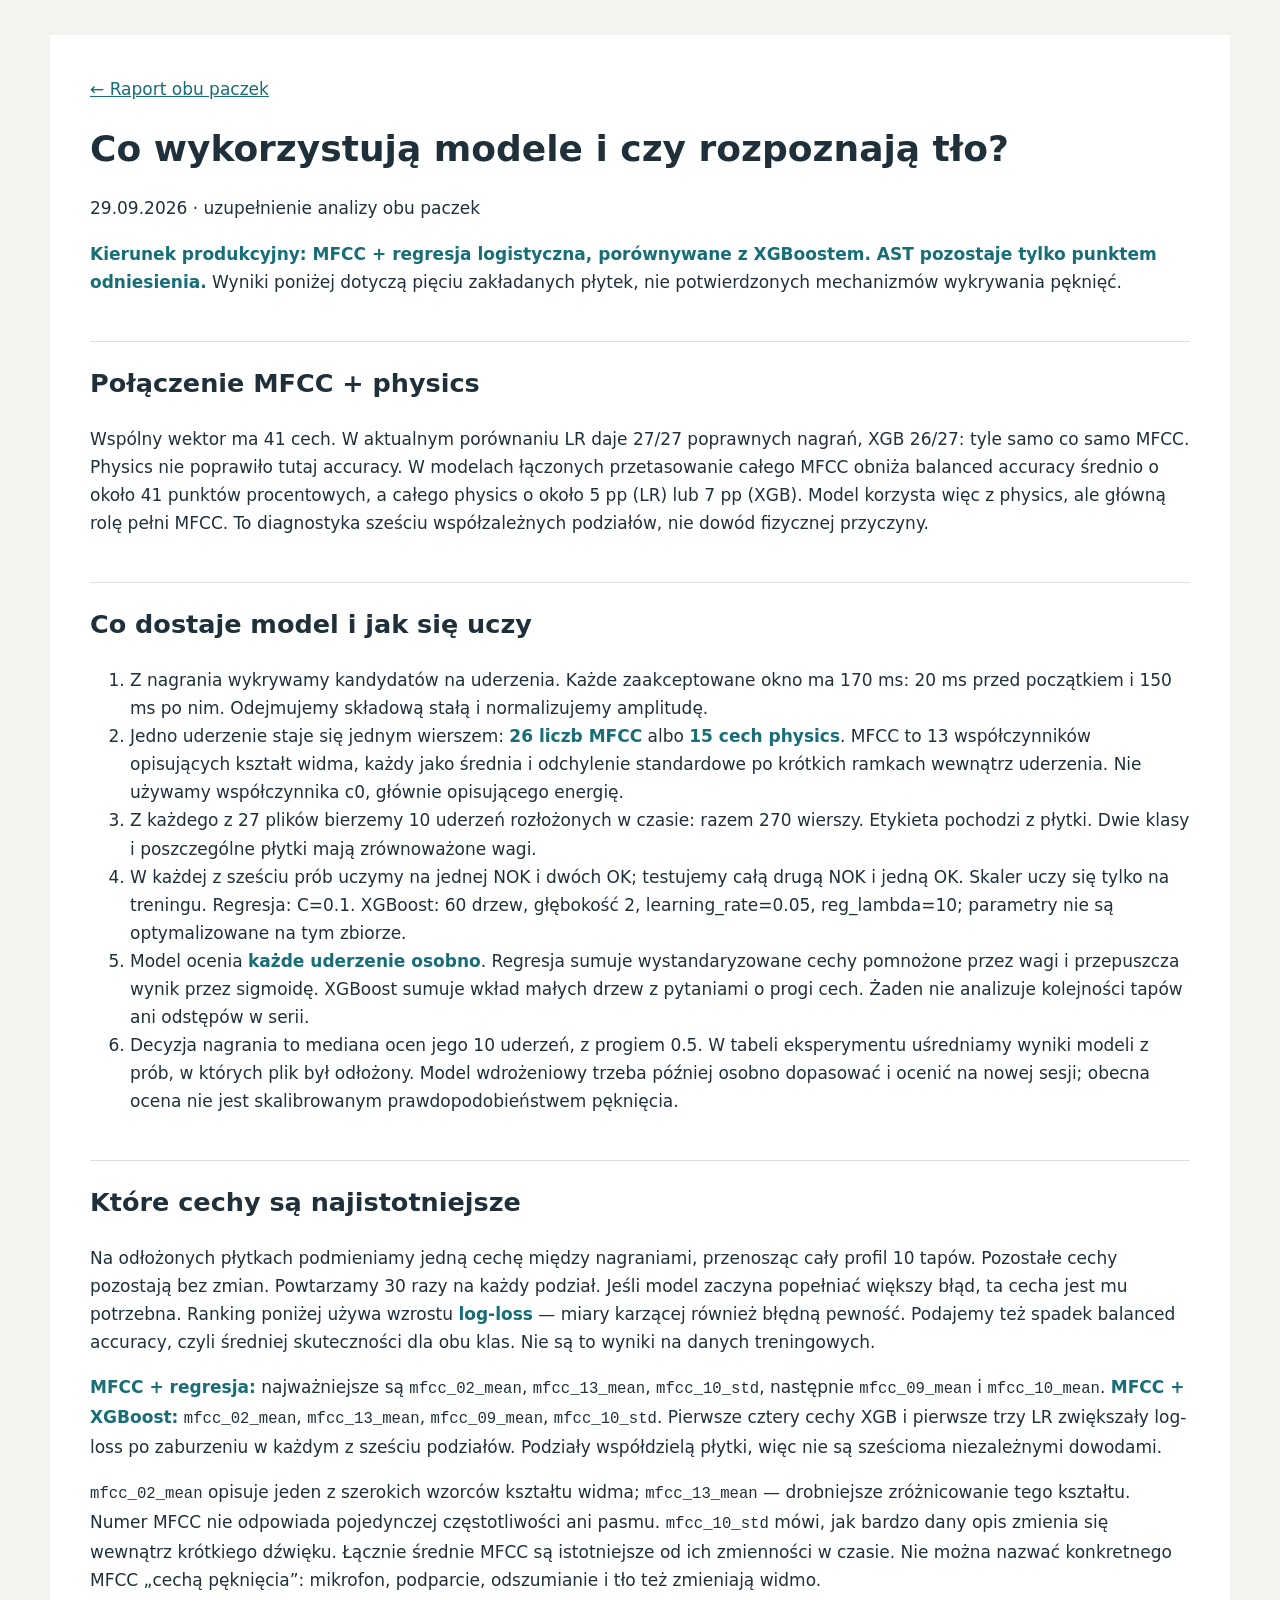
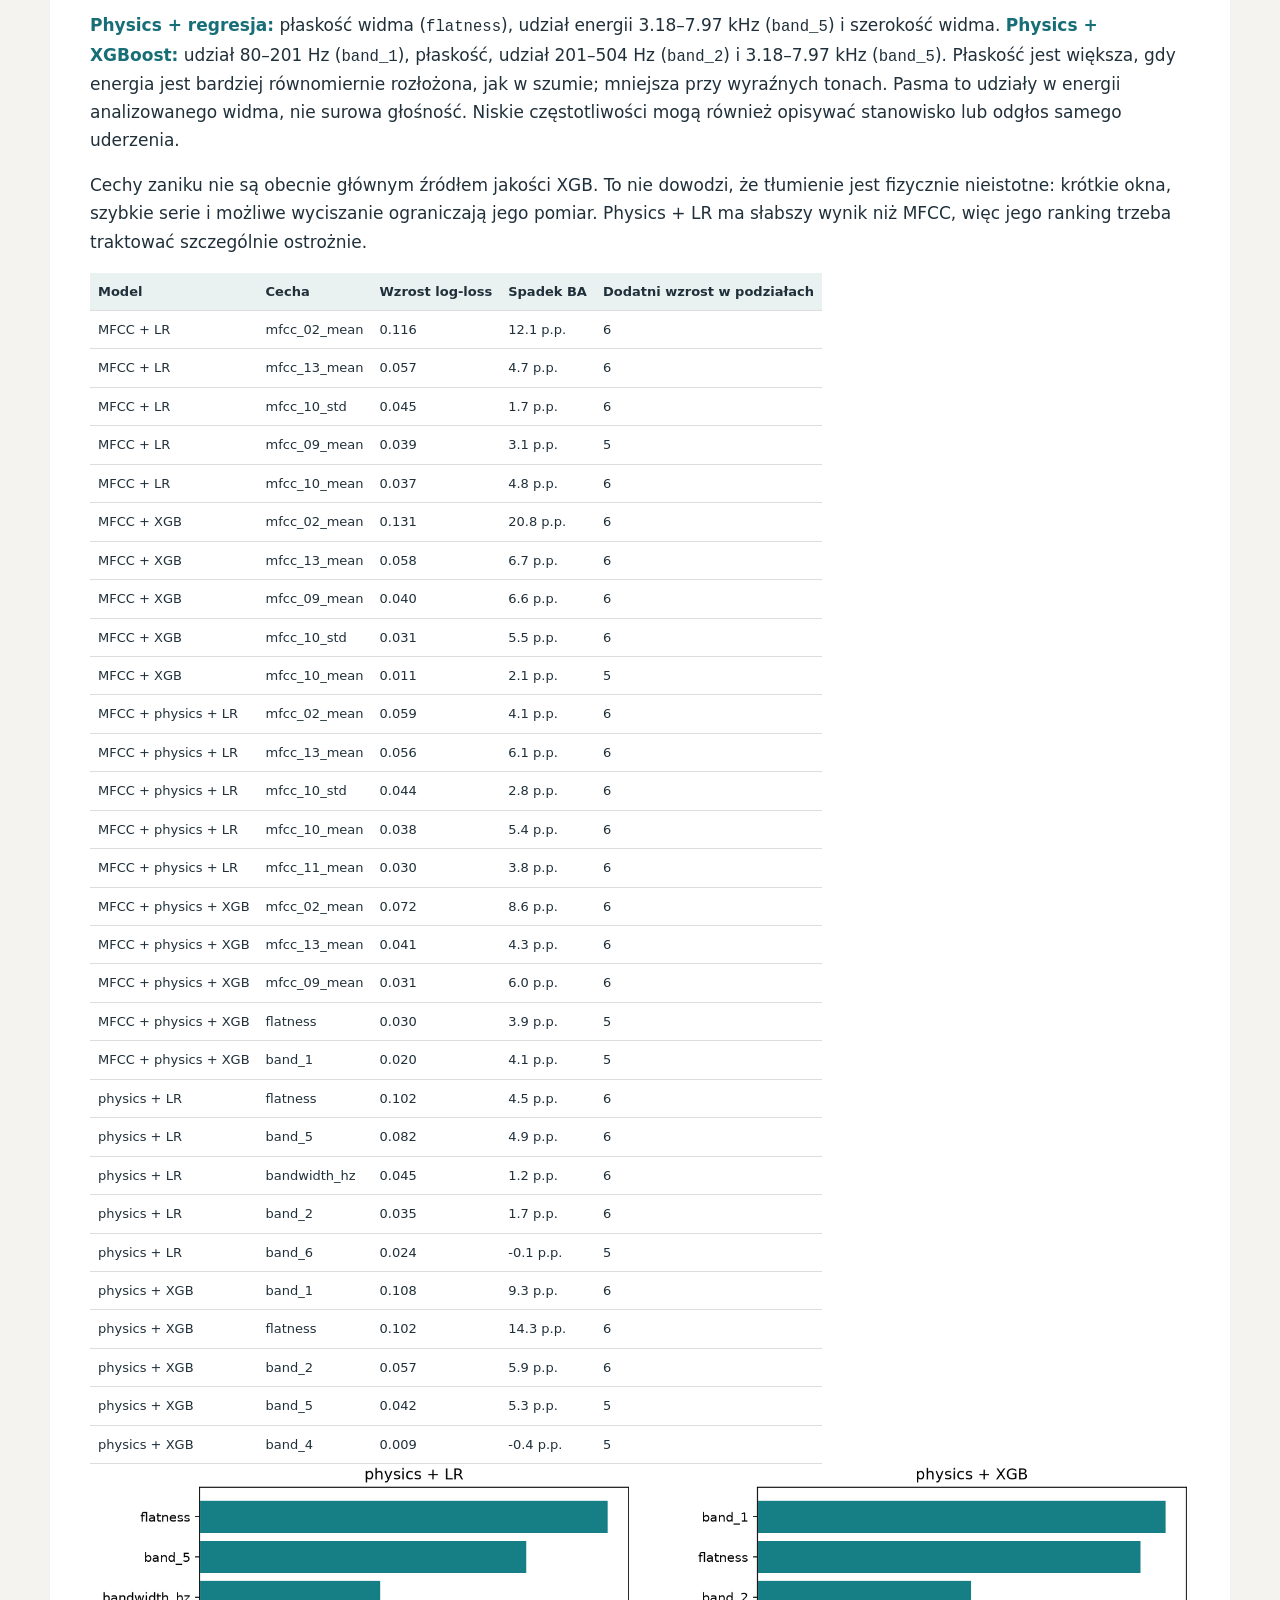
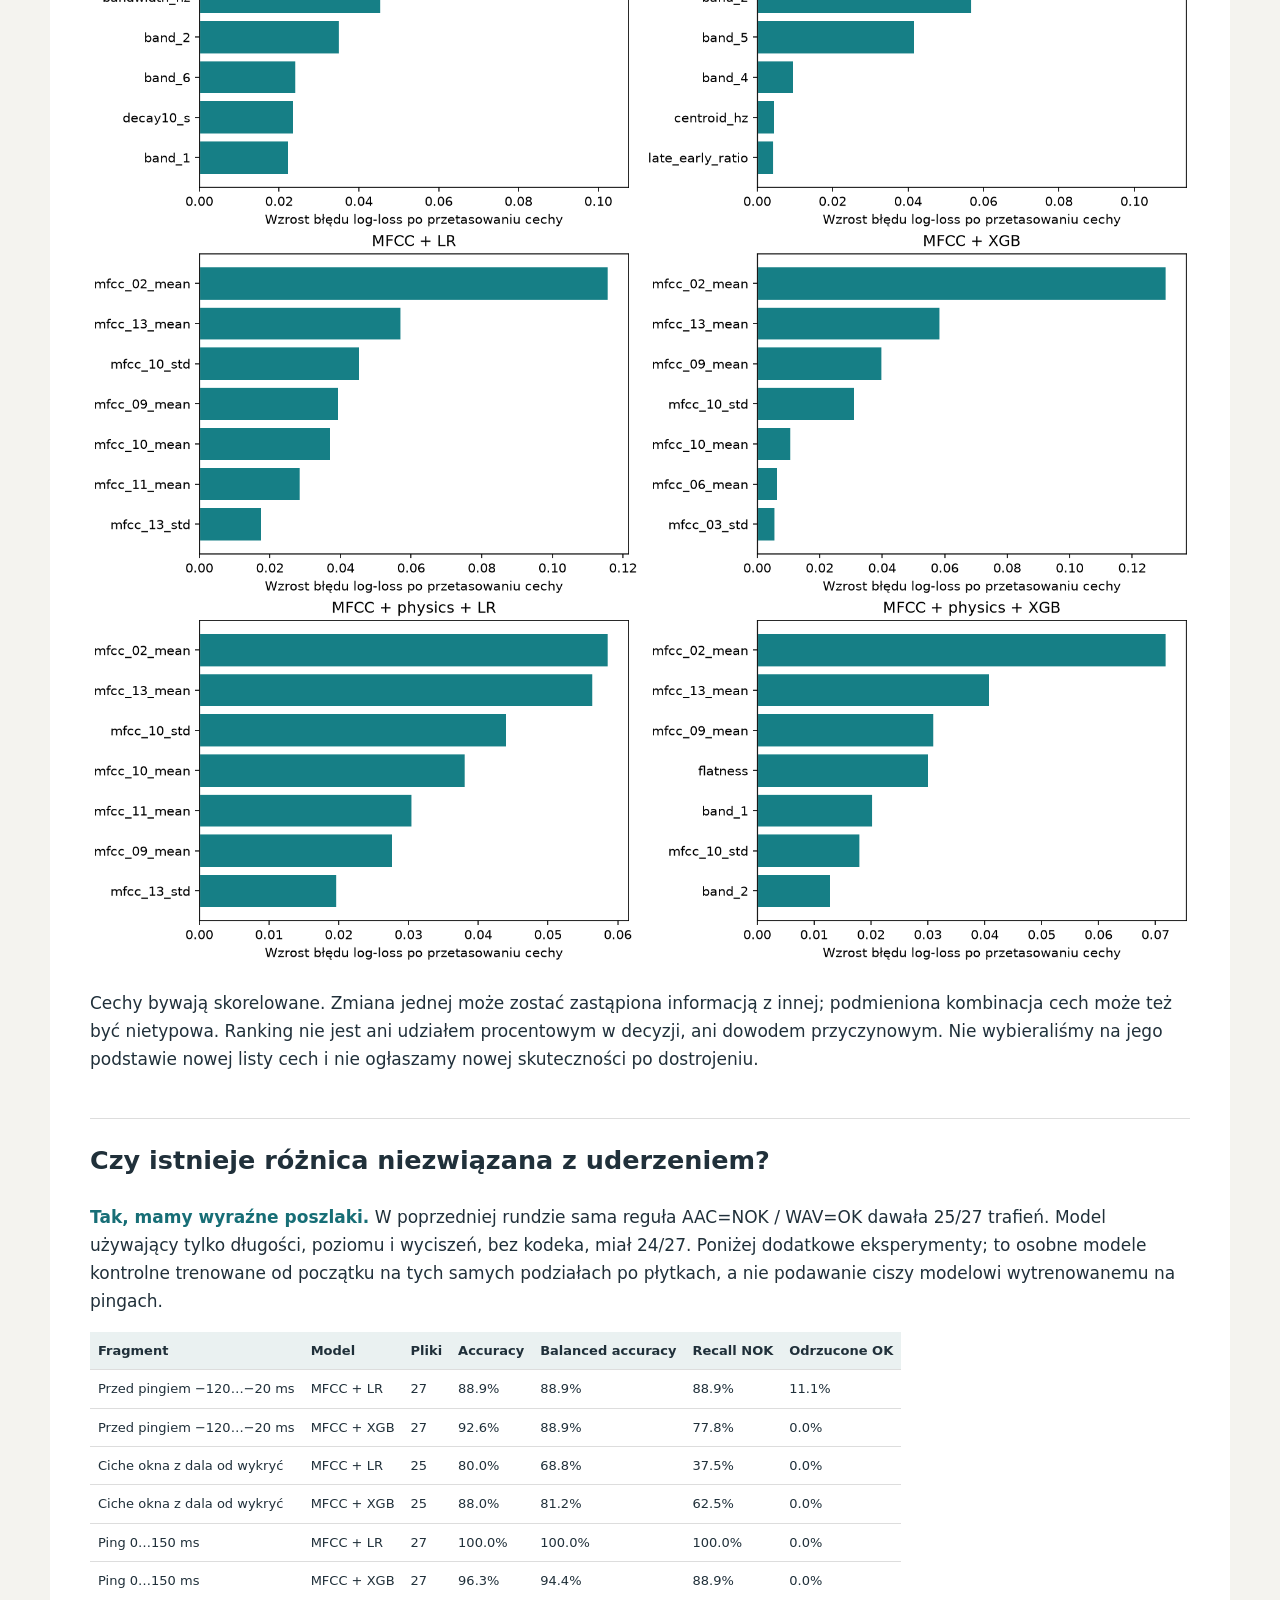
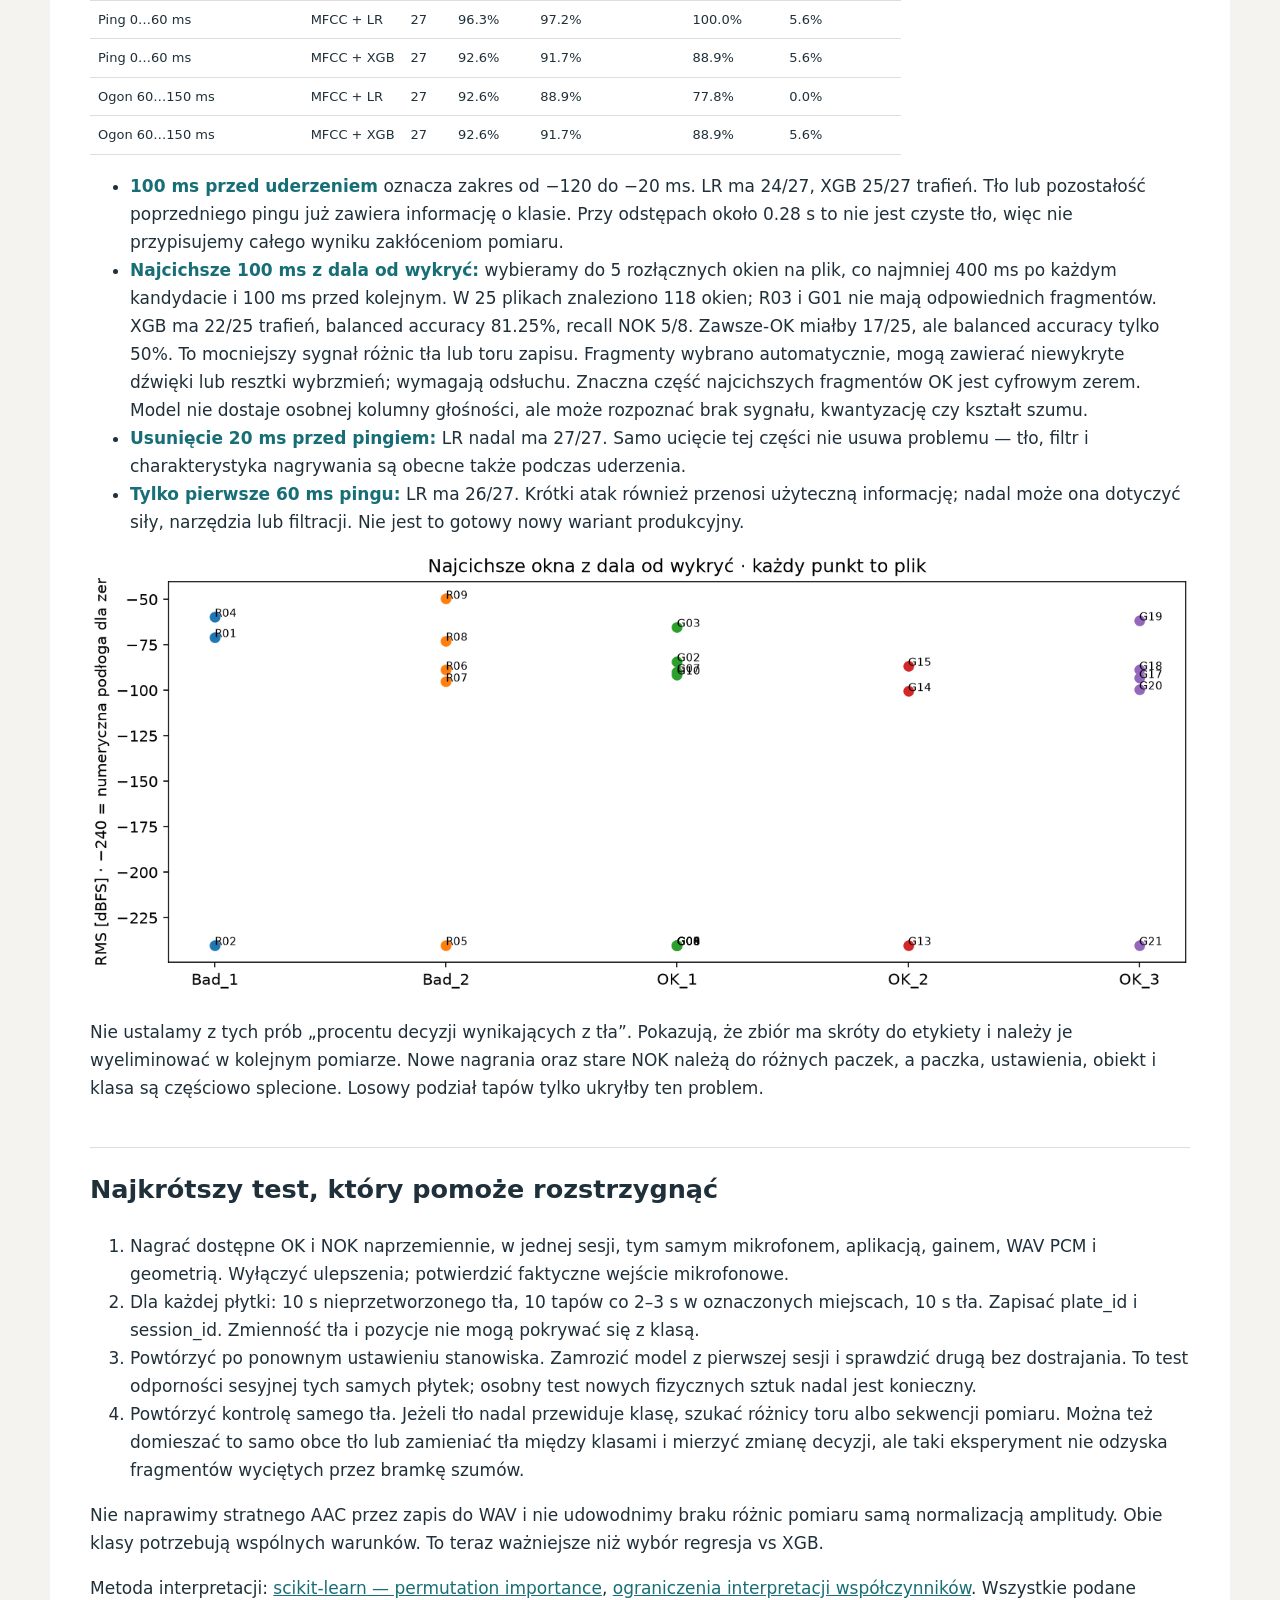
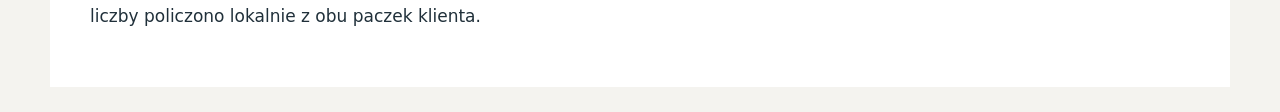
<file: reports/runs/client-combined-20260929/explanations/START.html>
<!doctype html><html lang="pl"><meta charset="utf-8"><meta name="viewport" content="width=device-width,initial-scale=1"><title>Cechy i tło — Ping Lab</title><style>body{background:#f4f3ef;color:#20303a;font:17px/1.65 system-ui;margin:0}main{max-width:1100px;margin:35px auto;padding:40px;background:white}h1{font-size:36px;line-height:1.2}h2{margin-top:45px;border-top:1px solid #ddd;padding-top:20px}strong,a{color:#176e76}img{max-width:100%;height:auto}table{display:block;overflow:auto;border-collapse:collapse;font-size:13px}td,th{padding:8px;border-bottom:1px solid #ddd;text-align:left;white-space:nowrap}th{background:#eaf1f1}code{font-size:.92em}@media(max-width:700px){main{margin:0;padding:20px}}</style><main><a href="../START.html">← Raport obu paczek</a><h1>Co wykorzystują modele i czy rozpoznają tło?</h1>
<p>29.09.2026 · uzupełnienie analizy obu paczek</p>
<p><strong>Kierunek produkcyjny: MFCC + regresja logistyczna, porównywane z XGBoostem. AST pozostaje tylko punktem odniesienia.</strong> Wyniki poniżej dotyczą pięciu zakładanych płytek, nie potwierdzonych mechanizmów wykrywania pęknięć.</p>
<h2>Połączenie MFCC + physics</h2>
<p>Wspólny wektor ma 41 cech. W aktualnym porównaniu LR daje 27/27 poprawnych nagrań, XGB 26/27: tyle samo co samo MFCC. Physics nie poprawiło tutaj accuracy. W modelach łączonych przetasowanie całego MFCC obniża balanced accuracy średnio o około 41 punktów procentowych, a całego physics o około 5 pp (LR) lub 7 pp (XGB). Model korzysta więc z physics, ale główną rolę pełni MFCC. To diagnostyka sześciu współzależnych podziałów, nie dowód fizycznej przyczyny.</p>
<h2>Co dostaje model i jak się uczy</h2>
<ol>
<li>Z nagrania wykrywamy kandydatów na uderzenia. Każde zaakceptowane okno ma 170 ms: 20 ms przed początkiem i 150 ms po nim. Odejmujemy składową stałą i normalizujemy amplitudę.</li>
<li>Jedno uderzenie staje się jednym wierszem: <strong>26 liczb MFCC</strong> albo <strong>15 cech physics</strong>. MFCC to 13 współczynników opisujących kształt widma, każdy jako średnia i odchylenie standardowe po krótkich ramkach wewnątrz uderzenia. Nie używamy współczynnika c0, głównie opisującego energię.</li>
<li>Z każdego z 27 plików bierzemy 10 uderzeń rozłożonych w czasie: razem 270 wierszy. Etykieta pochodzi z płytki. Dwie klasy i poszczególne płytki mają zrównoważone wagi.</li>
<li>W każdej z sześciu prób uczymy na jednej NOK i dwóch OK; testujemy całą drugą NOK i jedną OK. Skaler uczy się tylko na treningu. Regresja: C=0.1. XGBoost: 60 drzew, głębokość 2, learning_rate=0.05, reg_lambda=10; parametry nie są optymalizowane na tym zbiorze.</li>
<li>Model ocenia <strong>każde uderzenie osobno</strong>. Regresja sumuje wystandaryzowane cechy pomnożone przez wagi i przepuszcza wynik przez sigmoidę. XGBoost sumuje wkład małych drzew z pytaniami o progi cech. Żaden nie analizuje kolejności tapów ani odstępów w serii.</li>
<li>Decyzja nagrania to mediana ocen jego 10 uderzeń, z progiem 0.5. W tabeli eksperymentu uśredniamy wyniki modeli z prób, w których plik był odłożony. Model wdrożeniowy trzeba później osobno dopasować i ocenić na nowej sesji; obecna ocena nie jest skalibrowanym prawdopodobieństwem pęknięcia.</li>
</ol>
<h2>Które cechy są najistotniejsze</h2>
<p>Na odłożonych płytkach podmieniamy jedną cechę między nagraniami, przenosząc cały profil 10 tapów. Pozostałe cechy pozostają bez zmian. Powtarzamy 30 razy na każdy podział. Jeśli model zaczyna popełniać większy błąd, ta cecha jest mu potrzebna. Ranking poniżej używa wzrostu <strong>log-loss</strong> — miary karzącej również błędną pewność. Podajemy też spadek balanced accuracy, czyli średniej skuteczności dla obu klas. Nie są to wyniki na danych treningowych.</p>
<p><strong>MFCC + regresja:</strong> najważniejsze są <code>mfcc_02_mean</code>, <code>mfcc_13_mean</code>, <code>mfcc_10_std</code>, następnie <code>mfcc_09_mean</code> i <code>mfcc_10_mean</code>. <strong>MFCC + XGBoost:</strong> <code>mfcc_02_mean</code>, <code>mfcc_13_mean</code>, <code>mfcc_09_mean</code>, <code>mfcc_10_std</code>. Pierwsze cztery cechy XGB i pierwsze trzy LR zwiększały log-loss po zaburzeniu w każdym z sześciu podziałów. Podziały współdzielą płytki, więc nie są sześcioma niezależnymi dowodami.</p>
<p><code>mfcc_02_mean</code> opisuje jeden z szerokich wzorców kształtu widma; <code>mfcc_13_mean</code> — drobniejsze zróżnicowanie tego kształtu. Numer MFCC nie odpowiada pojedynczej częstotliwości ani pasmu. <code>mfcc_10_std</code> mówi, jak bardzo dany opis zmienia się wewnątrz krótkiego dźwięku. Łącznie średnie MFCC są istotniejsze od ich zmienności w czasie. Nie można nazwać konkretnego MFCC „cechą pęknięcia”: mikrofon, podparcie, odszumianie i tło też zmieniają widmo.</p>
<p><strong>Physics + regresja:</strong> płaskość widma (<code>flatness</code>), udział energii 3.18–7.97 kHz (<code>band_5</code>) i szerokość widma. <strong>Physics + XGBoost:</strong> udział 80–201 Hz (<code>band_1</code>), płaskość, udział 201–504 Hz (<code>band_2</code>) i 3.18–7.97 kHz (<code>band_5</code>). Płaskość jest większa, gdy energia jest bardziej równomiernie rozłożona, jak w szumie; mniejsza przy wyraźnych tonach. Pasma to udziały w energii analizowanego widma, nie surowa głośność. Niskie częstotliwości mogą również opisywać stanowisko lub odgłos samego uderzenia.</p>
<p>Cechy zaniku nie są obecnie głównym źródłem jakości XGB. To nie dowodzi, że tłumienie jest fizycznie nieistotne: krótkie okna, szybkie serie i możliwe wyciszanie ograniczają jego pomiar. Physics + LR ma słabszy wynik niż MFCC, więc jego ranking trzeba traktować szczególnie ostrożnie.</p>
<table class="dataframe">
  <thead>
    <tr style="text-align: right;">
      <th>Model</th>
      <th>Cecha</th>
      <th>Wzrost log-loss</th>
      <th>Spadek BA</th>
      <th>Dodatni wzrost w podziałach</th>
    </tr>
  </thead>
  <tbody>
    <tr>
      <td>MFCC + LR</td>
      <td>mfcc_02_mean</td>
      <td>0.116</td>
      <td>12.1 p.p.</td>
      <td>6</td>
    </tr>
    <tr>
      <td>MFCC + LR</td>
      <td>mfcc_13_mean</td>
      <td>0.057</td>
      <td>4.7 p.p.</td>
      <td>6</td>
    </tr>
    <tr>
      <td>MFCC + LR</td>
      <td>mfcc_10_std</td>
      <td>0.045</td>
      <td>1.7 p.p.</td>
      <td>6</td>
    </tr>
    <tr>
      <td>MFCC + LR</td>
      <td>mfcc_09_mean</td>
      <td>0.039</td>
      <td>3.1 p.p.</td>
      <td>5</td>
    </tr>
    <tr>
      <td>MFCC + LR</td>
      <td>mfcc_10_mean</td>
      <td>0.037</td>
      <td>4.8 p.p.</td>
      <td>6</td>
    </tr>
    <tr>
      <td>MFCC + XGB</td>
      <td>mfcc_02_mean</td>
      <td>0.131</td>
      <td>20.8 p.p.</td>
      <td>6</td>
    </tr>
    <tr>
      <td>MFCC + XGB</td>
      <td>mfcc_13_mean</td>
      <td>0.058</td>
      <td>6.7 p.p.</td>
      <td>6</td>
    </tr>
    <tr>
      <td>MFCC + XGB</td>
      <td>mfcc_09_mean</td>
      <td>0.040</td>
      <td>6.6 p.p.</td>
      <td>6</td>
    </tr>
    <tr>
      <td>MFCC + XGB</td>
      <td>mfcc_10_std</td>
      <td>0.031</td>
      <td>5.5 p.p.</td>
      <td>6</td>
    </tr>
    <tr>
      <td>MFCC + XGB</td>
      <td>mfcc_10_mean</td>
      <td>0.011</td>
      <td>2.1 p.p.</td>
      <td>5</td>
    </tr>
    <tr>
      <td>MFCC + physics + LR</td>
      <td>mfcc_02_mean</td>
      <td>0.059</td>
      <td>4.1 p.p.</td>
      <td>6</td>
    </tr>
    <tr>
      <td>MFCC + physics + LR</td>
      <td>mfcc_13_mean</td>
      <td>0.056</td>
      <td>6.1 p.p.</td>
      <td>6</td>
    </tr>
    <tr>
      <td>MFCC + physics + LR</td>
      <td>mfcc_10_std</td>
      <td>0.044</td>
      <td>2.8 p.p.</td>
      <td>6</td>
    </tr>
    <tr>
      <td>MFCC + physics + LR</td>
      <td>mfcc_10_mean</td>
      <td>0.038</td>
      <td>5.4 p.p.</td>
      <td>6</td>
    </tr>
    <tr>
      <td>MFCC + physics + LR</td>
      <td>mfcc_11_mean</td>
      <td>0.030</td>
      <td>3.8 p.p.</td>
      <td>6</td>
    </tr>
    <tr>
      <td>MFCC + physics + XGB</td>
      <td>mfcc_02_mean</td>
      <td>0.072</td>
      <td>8.6 p.p.</td>
      <td>6</td>
    </tr>
    <tr>
      <td>MFCC + physics + XGB</td>
      <td>mfcc_13_mean</td>
      <td>0.041</td>
      <td>4.3 p.p.</td>
      <td>6</td>
    </tr>
    <tr>
      <td>MFCC + physics + XGB</td>
      <td>mfcc_09_mean</td>
      <td>0.031</td>
      <td>6.0 p.p.</td>
      <td>6</td>
    </tr>
    <tr>
      <td>MFCC + physics + XGB</td>
      <td>flatness</td>
      <td>0.030</td>
      <td>3.9 p.p.</td>
      <td>5</td>
    </tr>
    <tr>
      <td>MFCC + physics + XGB</td>
      <td>band_1</td>
      <td>0.020</td>
      <td>4.1 p.p.</td>
      <td>5</td>
    </tr>
    <tr>
      <td>physics + LR</td>
      <td>flatness</td>
      <td>0.102</td>
      <td>4.5 p.p.</td>
      <td>6</td>
    </tr>
    <tr>
      <td>physics + LR</td>
      <td>band_5</td>
      <td>0.082</td>
      <td>4.9 p.p.</td>
      <td>6</td>
    </tr>
    <tr>
      <td>physics + LR</td>
      <td>bandwidth_hz</td>
      <td>0.045</td>
      <td>1.2 p.p.</td>
      <td>6</td>
    </tr>
    <tr>
      <td>physics + LR</td>
      <td>band_2</td>
      <td>0.035</td>
      <td>1.7 p.p.</td>
      <td>6</td>
    </tr>
    <tr>
      <td>physics + LR</td>
      <td>band_6</td>
      <td>0.024</td>
      <td>-0.1 p.p.</td>
      <td>5</td>
    </tr>
    <tr>
      <td>physics + XGB</td>
      <td>band_1</td>
      <td>0.108</td>
      <td>9.3 p.p.</td>
      <td>6</td>
    </tr>
    <tr>
      <td>physics + XGB</td>
      <td>flatness</td>
      <td>0.102</td>
      <td>14.3 p.p.</td>
      <td>6</td>
    </tr>
    <tr>
      <td>physics + XGB</td>
      <td>band_2</td>
      <td>0.057</td>
      <td>5.9 p.p.</td>
      <td>6</td>
    </tr>
    <tr>
      <td>physics + XGB</td>
      <td>band_5</td>
      <td>0.042</td>
      <td>5.3 p.p.</td>
      <td>5</td>
    </tr>
    <tr>
      <td>physics + XGB</td>
      <td>band_4</td>
      <td>0.009</td>
      <td>-0.4 p.p.</td>
      <td>5</td>
    </tr>
  </tbody>
</table><img src="[data-uri]" alt="importance.png">
<p>Cechy bywają skorelowane. Zmiana jednej może zostać zastąpiona informacją z innej; podmieniona kombinacja cech może też być nietypowa. Ranking nie jest ani udziałem procentowym w decyzji, ani dowodem przyczynowym. Nie wybieraliśmy na jego podstawie nowej listy cech i nie ogłaszamy nowej skuteczności po dostrojeniu.</p>
<h2>Czy istnieje różnica niezwiązana z uderzeniem?</h2>
<p><strong>Tak, mamy wyraźne poszlaki.</strong> W poprzedniej rundzie sama reguła AAC=NOK / WAV=OK dawała 25/27 trafień. Model używający tylko długości, poziomu i wyciszeń, bez kodeka, miał 24/27. Poniżej dodatkowe eksperymenty; to osobne modele kontrolne trenowane od początku na tych samych podziałach po płytkach, a nie podawanie ciszy modelowi wytrenowanemu na pingach.</p>
<table class="dataframe">
  <thead>
    <tr style="text-align: right;">
      <th>Fragment</th>
      <th>Model</th>
      <th>Pliki</th>
      <th>Accuracy</th>
      <th>Balanced accuracy</th>
      <th>Recall NOK</th>
      <th>Odrzucone OK</th>
    </tr>
  </thead>
  <tbody>
    <tr>
      <td>Przed pingiem −120…−20 ms</td>
      <td>MFCC + LR</td>
      <td>27</td>
      <td>88.9%</td>
      <td>88.9%</td>
      <td>88.9%</td>
      <td>11.1%</td>
    </tr>
    <tr>
      <td>Przed pingiem −120…−20 ms</td>
      <td>MFCC + XGB</td>
      <td>27</td>
      <td>92.6%</td>
      <td>88.9%</td>
      <td>77.8%</td>
      <td>0.0%</td>
    </tr>
    <tr>
      <td>Ciche okna z dala od wykryć</td>
      <td>MFCC + LR</td>
      <td>25</td>
      <td>80.0%</td>
      <td>68.8%</td>
      <td>37.5%</td>
      <td>0.0%</td>
    </tr>
    <tr>
      <td>Ciche okna z dala od wykryć</td>
      <td>MFCC + XGB</td>
      <td>25</td>
      <td>88.0%</td>
      <td>81.2%</td>
      <td>62.5%</td>
      <td>0.0%</td>
    </tr>
    <tr>
      <td>Ping 0…150 ms</td>
      <td>MFCC + LR</td>
      <td>27</td>
      <td>100.0%</td>
      <td>100.0%</td>
      <td>100.0%</td>
      <td>0.0%</td>
    </tr>
    <tr>
      <td>Ping 0…150 ms</td>
      <td>MFCC + XGB</td>
      <td>27</td>
      <td>96.3%</td>
      <td>94.4%</td>
      <td>88.9%</td>
      <td>0.0%</td>
    </tr>
    <tr>
      <td>Ping 0…60 ms</td>
      <td>MFCC + LR</td>
      <td>27</td>
      <td>96.3%</td>
      <td>97.2%</td>
      <td>100.0%</td>
      <td>5.6%</td>
    </tr>
    <tr>
      <td>Ping 0…60 ms</td>
      <td>MFCC + XGB</td>
      <td>27</td>
      <td>92.6%</td>
      <td>91.7%</td>
      <td>88.9%</td>
      <td>5.6%</td>
    </tr>
    <tr>
      <td>Ogon 60…150 ms</td>
      <td>MFCC + LR</td>
      <td>27</td>
      <td>92.6%</td>
      <td>88.9%</td>
      <td>77.8%</td>
      <td>0.0%</td>
    </tr>
    <tr>
      <td>Ogon 60…150 ms</td>
      <td>MFCC + XGB</td>
      <td>27</td>
      <td>92.6%</td>
      <td>91.7%</td>
      <td>88.9%</td>
      <td>5.6%</td>
    </tr>
  </tbody>
</table>
<ul>
<li><strong>100 ms przed uderzeniem</strong> oznacza zakres od −120 do −20 ms. LR ma 24/27, XGB 25/27 trafień. Tło lub pozostałość poprzedniego pingu już zawiera informację o klasie. Przy odstępach około 0.28 s to nie jest czyste tło, więc nie przypisujemy całego wyniku zakłóceniom pomiaru.</li>
<li><strong>Najcichsze 100 ms z dala od wykryć:</strong> wybieramy do 5 rozłącznych okien na plik, co najmniej 400 ms po każdym kandydacie i 100 ms przed kolejnym. W 25 plikach znaleziono 118 okien; R03 i G01 nie mają odpowiednich fragmentów. XGB ma 22/25 trafień, balanced accuracy 81.25%, recall NOK 5/8. Zawsze-OK miałby 17/25, ale balanced accuracy tylko 50%. To mocniejszy sygnał różnic tła lub toru zapisu. Fragmenty wybrano automatycznie, mogą zawierać niewykryte dźwięki lub resztki wybrzmień; wymagają odsłuchu. Znaczna część najcichszych fragmentów OK jest cyfrowym zerem. Model nie dostaje osobnej kolumny głośności, ale może rozpoznać brak sygnału, kwantyzację czy kształt szumu.</li>
<li><strong>Usunięcie 20 ms przed pingiem:</strong> LR nadal ma 27/27. Samo ucięcie tej części nie usuwa problemu — tło, filtr i charakterystyka nagrywania są obecne także podczas uderzenia.</li>
<li><strong>Tylko pierwsze 60 ms pingu:</strong> LR ma 26/27. Krótki atak również przenosi użyteczną informację; nadal może ona dotyczyć siły, narzędzia lub filtracji. Nie jest to gotowy nowy wariant produkcyjny.</li>
</ul>
<img src="[data-uri]" alt="background_levels.png">
<p>Nie ustalamy z tych prób „procentu decyzji wynikających z tła”. Pokazują, że zbiór ma skróty do etykiety i należy je wyeliminować w kolejnym pomiarze. Nowe nagrania oraz stare NOK należą do różnych paczek, a paczka, ustawienia, obiekt i klasa są częściowo splecione. Losowy podział tapów tylko ukryłby ten problem.</p>
<h2>Najkrótszy test, który pomoże rozstrzygnąć</h2>
<ol>
<li>Nagrać dostępne OK i NOK naprzemiennie, w jednej sesji, tym samym mikrofonem, aplikacją, gainem, WAV PCM i geometrią. Wyłączyć ulepszenia; potwierdzić faktyczne wejście mikrofonowe.</li>
<li>Dla każdej płytki: 10 s nieprzetworzonego tła, 10 tapów co 2–3 s w oznaczonych miejscach, 10 s tła. Zapisać plate_id i session_id. Zmienność tła i pozycje nie mogą pokrywać się z klasą.</li>
<li>Powtórzyć po ponownym ustawieniu stanowiska. Zamrozić model z pierwszej sesji i sprawdzić drugą bez dostrajania. To test odporności sesyjnej tych samych płytek; osobny test nowych fizycznych sztuk nadal jest konieczny.</li>
<li>Powtórzyć kontrolę samego tła. Jeżeli tło nadal przewiduje klasę, szukać różnicy toru albo sekwencji pomiaru. Można też domieszać to samo obce tło lub zamieniać tła między klasami i mierzyć zmianę decyzji, ale taki eksperyment nie odzyska fragmentów wyciętych przez bramkę szumów.</li>
</ol>
<p>Nie naprawimy stratnego AAC przez zapis do WAV i nie udowodnimy braku różnic pomiaru samą normalizacją amplitudy. Obie klasy potrzebują wspólnych warunków. To teraz ważniejsze niż wybór regresja vs XGB.</p>
<p>Metoda interpretacji: <a href="https://scikit-learn.org/stable/modules/permutation_importance.html">scikit-learn — permutation importance</a>, <a href="https://scikit-learn.org/stable/auto_examples/inspection/plot_linear_model_coefficient_interpretation.html">ograniczenia interpretacji współczynników</a>. Wszystkie podane liczby policzono lokalnie z obu paczek klienta.</p>
</main></html>
</file>
<file: assets/guide.css>
:root{--ink:#26383b;--muted:#647471;--paper:#f8f8f2;--line:#d8dfd8;--teal:#117c83;--orange:#cb6739;--sidebar:#1e3538;--white:#fff;--soft:#edf1ea}*{box-sizing:border-box}body{margin:0;font-family:-apple-system,BlinkMacSystemFont,"Segoe UI",sans-serif;color:var(--ink);background:var(--paper);font-size:16px;line-height:1.5}button,input,select,textarea{font:inherit}button,a,select,input{touch-action:manipulation}button{cursor:pointer}button:focus-visible,a:focus-visible,summary:focus-visible{outline:3px solid #da9851;outline-offset:3px}button{border:1px solid var(--line);background:transparent;border-radius:7px;padding:10px 16px;color:var(--ink);font-size:14px;font-weight:550}button:hover{background:#e6ece6}a{color:var(--teal);text-underline-offset:4px}button:disabled{opacity:.35;cursor:default}.sidebar{width:242px;background:var(--sidebar);color:#ecf2e9;position:fixed;inset:0 auto 0 0;padding:35px 22px;display:flex;flex-direction:column;z-index:4}.brand{display:flex;align-items:center;gap:10px;color:#ecf2e9;text-decoration:none;font-weight:750;letter-spacing:2px;font-size:19px}.brand-mark{font-size:33px;line-height:1;color:#bad1b8}.edition{font-size:12px;line-height:1.65;color:#b2c6c1;margin:21px 0 44px}.sidebar nav{display:flex;flex-direction:column;gap:6px}.sidebar nav button{text-align:left;border:none;color:#c1d0cc;font-weight:450;padding:13px 10px;font-size:13px;white-space:nowrap}.sidebar nav button span{color:#85a49b;font:12px ui-monospace,monospace;display:inline-block;width:27px}.sidebar nav button:hover{background:#294448}.sidebar nav button.active{background:#d8e6d3;color:#233b3d}.sidebar nav button.active span{color:#4d736a}.side-bottom{margin-top:auto;font-size:12px;line-height:1.8;color:#cfddd7;padding:24px 10px 0}.side-bottom small{color:#9eb8b0}.side-bottom a{font-size:11px;display:inline-block;margin-top:17px;color:#cbdcd1}.dot{display:inline-block;width:6px;height:6px;border-radius:50%;background:#a9cf9e;margin-right:5px}.main-shell{margin-left:242px;min-height:100vh}header{height:76px;border-bottom:1px solid var(--line);display:flex;align-items:center;justify-content:space-between;padding:0 55px;font-size:10px;letter-spacing:1.3px;font-weight:650}.muted{color:var(--muted);font-weight:400;letter-spacing:.2px}#page-count{font:12px ui-monospace,monospace;color:var(--muted)}main{max-width:1270px;margin:auto;padding:40px 55px 28px}.eyebrow{font-size:11px;letter-spacing:1.8px;font-weight:700;margin:0 0 16px;color:var(--teal);display:flex;align-items:center;gap:18px;flex-wrap:wrap}.badge{display:inline-block;font-size:9px;letter-spacing:.8px;border:1px solid #cdd4b9;color:#66764d;background:#f0f2e5;padding:4px 7px;border-radius:4px}h1{font-size:clamp(34px,3.6vw,57px);line-height:1.06;letter-spacing:-2px;font-weight:620;margin:0 0 22px}h2{font-size:21px;letter-spacing:-.5px;font-weight:600;margin:0 0 22px}h3{font-size:17px;font-weight:600;line-height:1.4;margin:14px 0 12px}p{margin:0 0 18px}p.lead{font-size:17px;line-height:1.6;color:var(--muted);max-width:760px;margin-bottom:30px}.start-grid{display:grid;grid-template-columns:1.12fr 1fr;gap:38px;margin-top:30px}.start-primary{padding:25px 0 0;border-top:1px solid var(--line)}.start-secondary{padding:27px 28px;background:var(--soft);border-radius:8px}.timeline{list-style:none;margin:0 0 26px;padding:0;counter-reset:steps}.timeline li{counter-increment:steps;position:relative;padding:0 0 20px 38px}.timeline li::before{content:counter(steps,decimal-leading-zero);position:absolute;left:0;top:2px;color:var(--teal);font:12px ui-monospace,monospace}.timeline b{display:block;font-size:15px;font-weight:600}.timeline span{font-size:13px;color:var(--muted)}.primary{background:var(--teal);border-color:var(--teal);color:#fff;padding:13px 21px}.primary:hover{background:#126c72}.primary span{margin-left:20px}.label{font-size:10px;letter-spacing:1.5px;font-weight:650;color:var(--muted);margin:0 0 14px}.segmented{display:flex;flex-wrap:wrap;gap:4px}.segmented button{padding:8px 12px;font-size:12px;border-color:transparent;font-weight:500}.segmented button.active{background:var(--ink);color:white}.start-secondary .segmented{margin-bottom:22px}.start-secondary p{font-size:14px;color:var(--muted)}.mini-rule{height:1px;background:var(--line);margin:22px 0}.small{font-size:12px!important;line-height:1.6}.setup{margin-top:32px}details{border-top:1px solid var(--line);padding:18px 0;margin-top:24px}summary{cursor:pointer;font-size:14px;font-weight:550;padding-bottom:8px}details p{font-size:14px;margin:12px 0}code{font:12px ui-monospace,SFMono-Regular,monospace;color:#2a5558;background:#eaf0e9;border-radius:4px;padding:4px 6px;overflow-wrap:anywhere}.command{background:#edf1ea;padding:12px 14px;display:flex;align-items:center;justify-content:space-between;gap:12px;border-radius:6px}.command code{background:none;line-height:1.7}.command button{font-size:11px;padding:6px 8px;flex-shrink:0}footer{max-width:1270px;margin:5px auto 0;padding:22px 55px 32px;display:flex;justify-content:space-between;align-items:center;border-top:1px solid var(--line)}footer button{border:none;padding:10px 0;font-size:13px;min-width:70px}#progress{display:flex;gap:7px}#progress span{height:3px;width:23px;background:var(--line)}#progress .done{background:var(--teal)}.audio-grid{display:grid;grid-template-columns:1fr 1fr;gap:20px;margin:22px 0}.audio-card{border:1px solid var(--line);border-radius:8px;padding:15px 18px;background:#fcfcf8}.audio-card>div{display:flex;align-items:center;gap:12px}.audio-card b{font-size:14px;font-weight:600;display:block}.audio-card small{font-size:11px;color:var(--muted);display:block}.sample-id{width:32px;height:32px;border-radius:50%;display:inline-flex;justify-content:center;align-items:center;font-weight:600}.teal{background:#dceee9;color:var(--teal)}.orange{background:#f5e3d6;color:#aa5027}.audio-card audio{height:32px;width:100%;margin-top:13px}.plot-top{display:flex;justify-content:space-between;align-items:center;gap:15px;flex-wrap:wrap;margin:25px 0 4px}.plot-top label{font-size:12px;display:flex;align-items:center;gap:10px}select{border:1px solid var(--line);background:#fdfef9;border-radius:5px;padding:8px;font-size:12px;color:var(--ink);max-width:100%}.chart{width:100%;height:320px}.caption{font-size:12px;color:var(--muted);line-height:1.6;margin:5px 0 20px}.takeaway{display:flex;align-items:baseline;gap:18px;padding:17px 0;border-top:1px solid var(--line);font-size:13px}.takeaway b{white-space:nowrap;font-weight:600}.takeaway span{color:var(--muted)}.notebook-ref{border-top:1px solid var(--line);padding-top:17px;margin-top:21px;font-size:9px;letter-spacing:1px;color:var(--muted);display:flex;align-items:center;gap:12px;flex-wrap:wrap}.notebook-ref span{font-size:11px;letter-spacing:0}.notebook-ref code{font-size:11px}.two-col{display:grid;grid-template-columns:1fr 1fr;gap:34px;margin-top:25px}.two-col p{font-size:14px;color:var(--muted)}.quiet-panel{background:var(--soft);padding:22px 26px;border-radius:7px}.quiet-panel h3{margin-top:0}.check{cursor:pointer}.check input{accent-color:var(--teal)}.count{font:11px ui-monospace,monospace;color:var(--muted)}.split-box{border-top:1px solid var(--line);border-bottom:1px solid var(--line);padding:22px 0;display:grid;grid-template-columns:1fr 50px 1fr;gap:25px}.split-box small{font-size:12px;color:var(--muted);display:block;margin-top:14px}.split-arrow{align-self:center;text-align:center;color:var(--teal);font-size:24px}.tiles{display:flex;gap:7px;flex-wrap:wrap}.tile{padding:10px 12px;border:1px solid #b7c9be;border-radius:5px;font:12px ui-monospace,monospace;background:#e7efe5;color:#31594e}.tile.test{border-color:#d8bea9;background:#f4e7db;color:#835139}.model-choices{display:grid;grid-template-columns:repeat(3,1fr);gap:12px;margin:28px 0 20px}.model{padding:15px 17px;text-align:left;background:transparent}.model.active{border-color:var(--teal);background:#e8f0e8;box-shadow:inset 0 3px var(--teal)}.model span{font:11px ui-monospace,monospace;color:var(--muted);display:block;margin-bottom:10px}.model b{font-size:13px;display:block;font-weight:600}.model small{font-size:11px;display:block;color:var(--muted);font-weight:400;margin-top:5px}.method-copy{min-height:112px;font-size:14px;max-width:800px}.method-copy strong{font-weight:600}.method-copy p{color:var(--muted);margin:8px 0}.three-col{display:grid;grid-template-columns:repeat(3,1fr);gap:25px}.noise-controls{display:flex;align-items:center;gap:50px;justify-content:space-between;margin-top:30px}.noise-controls>label{flex:1;font-size:13px;max-width:460px}.noise-controls b{font-weight:550;float:right;font-size:12px}.noise-controls input{width:100%;accent-color:var(--teal);display:block;margin:14px 0 5px}.range-labels{display:flex;justify-content:space-between;font-size:10px;color:var(--muted)}.noise-controls audio{width:270px;height:36px}.checklist{display:flex;flex-direction:column;gap:10px}.checklist label{font-size:13px;display:flex;align-items:flex-start;gap:10px;cursor:pointer;padding:5px 0}.checklist input{margin-top:5px;accent-color:var(--teal)}textarea{display:block;width:100%;resize:vertical;background:#fbfcf8;border:1px solid var(--line);border-radius:5px;padding:12px;font-size:13px;line-height:1.7;color:var(--ink);margin-bottom:14px}.resources{display:flex;gap:24px;flex-wrap:wrap;margin:28px 0;font-size:12px}#toast{position:fixed;bottom:25px;left:50%;transform:translateX(-50%);padding:10px 20px;background:#203b3d;color:white;border-radius:6px;font-size:13px;opacity:0;pointer-events:none;z-index:9}#toast.show{opacity:1}[hidden]{display:none!important}@media(min-width:1600px){main{padding-top:50px}.chart{height:360px}}@media(max-width:1100px){.sidebar{width:205px;padding:28px 16px}.sidebar nav button{font-size:12px;padding:12px 6px}.main-shell{margin-left:205px}header{padding:0 32px}main{padding:30px 32px}footer{padding:20px 32px}.start-grid{gap:25px}.start-secondary{padding:22px}h1{font-size:44px}.model{padding:14px 12px}.model b{font-size:12px}.model small{font-size:10px}.notebook-ref{gap:9px}.noise-controls{gap:20px}.noise-controls audio{width:220px}}@media(max-width:800px){.sidebar{width:auto;position:relative;padding:17px 20px;display:block}.brand{font-size:16px}.brand-mark{font-size:26px}.edition,.side-bottom{display:none}.sidebar nav{flex-direction:row;overflow:auto;gap:6px;margin-top:16px}.sidebar nav button{padding:8px 10px;flex-shrink:0;font-size:11px}.sidebar nav button span{width:22px}.main-shell{margin-left:0}header{height:54px;padding:0 22px;font-size:9px}main{padding:28px 22px}h1{font-size:39px;letter-spacing:-1.5px}.lead{font-size:15px!important}.start-grid{grid-template-columns:1fr}.start-primary{padding-top:20px}.start-secondary{padding:22px}.audio-grid{gap:12px}.audio-card{padding:12px}.takeaway{display:block}.takeaway b{display:block;margin-bottom:6px}.two-col{gap:20px}.model-choices{gap:8px}.model b{font-size:11px}.model small{font-size:10px}.split-box{gap:14px;grid-template-columns:1fr 20px 1fr}.noise-controls{flex-wrap:wrap}.noise-controls>label{min-width:220px}.noise-controls audio{width:100%}footer{padding:20px 22px}.chart{height:300px}}@media(max-width:500px){header .muted{display:none}.audio-grid,.two-col,.three-col{grid-template-columns:1fr}.audio-card{display:grid;grid-template-columns:1fr 1fr;align-items:center;gap:8px}.audio-card audio{margin:0}.audio-card small{font-size:10px}.sample-id{width:25px;height:25px;flex-shrink:0}.audio-card>div{gap:8px}.audio-card b{font-size:12px}.model-choices{grid-template-columns:1fr}.model{display:grid;grid-template-columns:20px 1fr;column-gap:10px}.model span{margin:0;grid-row:1/3}.model b{font-size:13px}.model small{font-size:11px}.plot-top{align-items:stretch}.plot-top label{flex-wrap:wrap}.chart{height:280px}.segmented button{padding:8px;font-size:11px}.split-box{grid-template-columns:1fr}.split-arrow{display:none}.tiles .tile{padding:8px}.desktop{display:none}.command{align-items:flex-start}.quiet-panel{padding:20px}footer{margin-top:0}.eyebrow{font-size:10px}.badge{font-size:8px}.resources{gap:15px}.noise-controls{gap:15px}}
@media(prefers-reduced-motion:no-preference){button,a{transition:background-color .15s,color .15s}#toast{transition:opacity .15s}}
</file>
